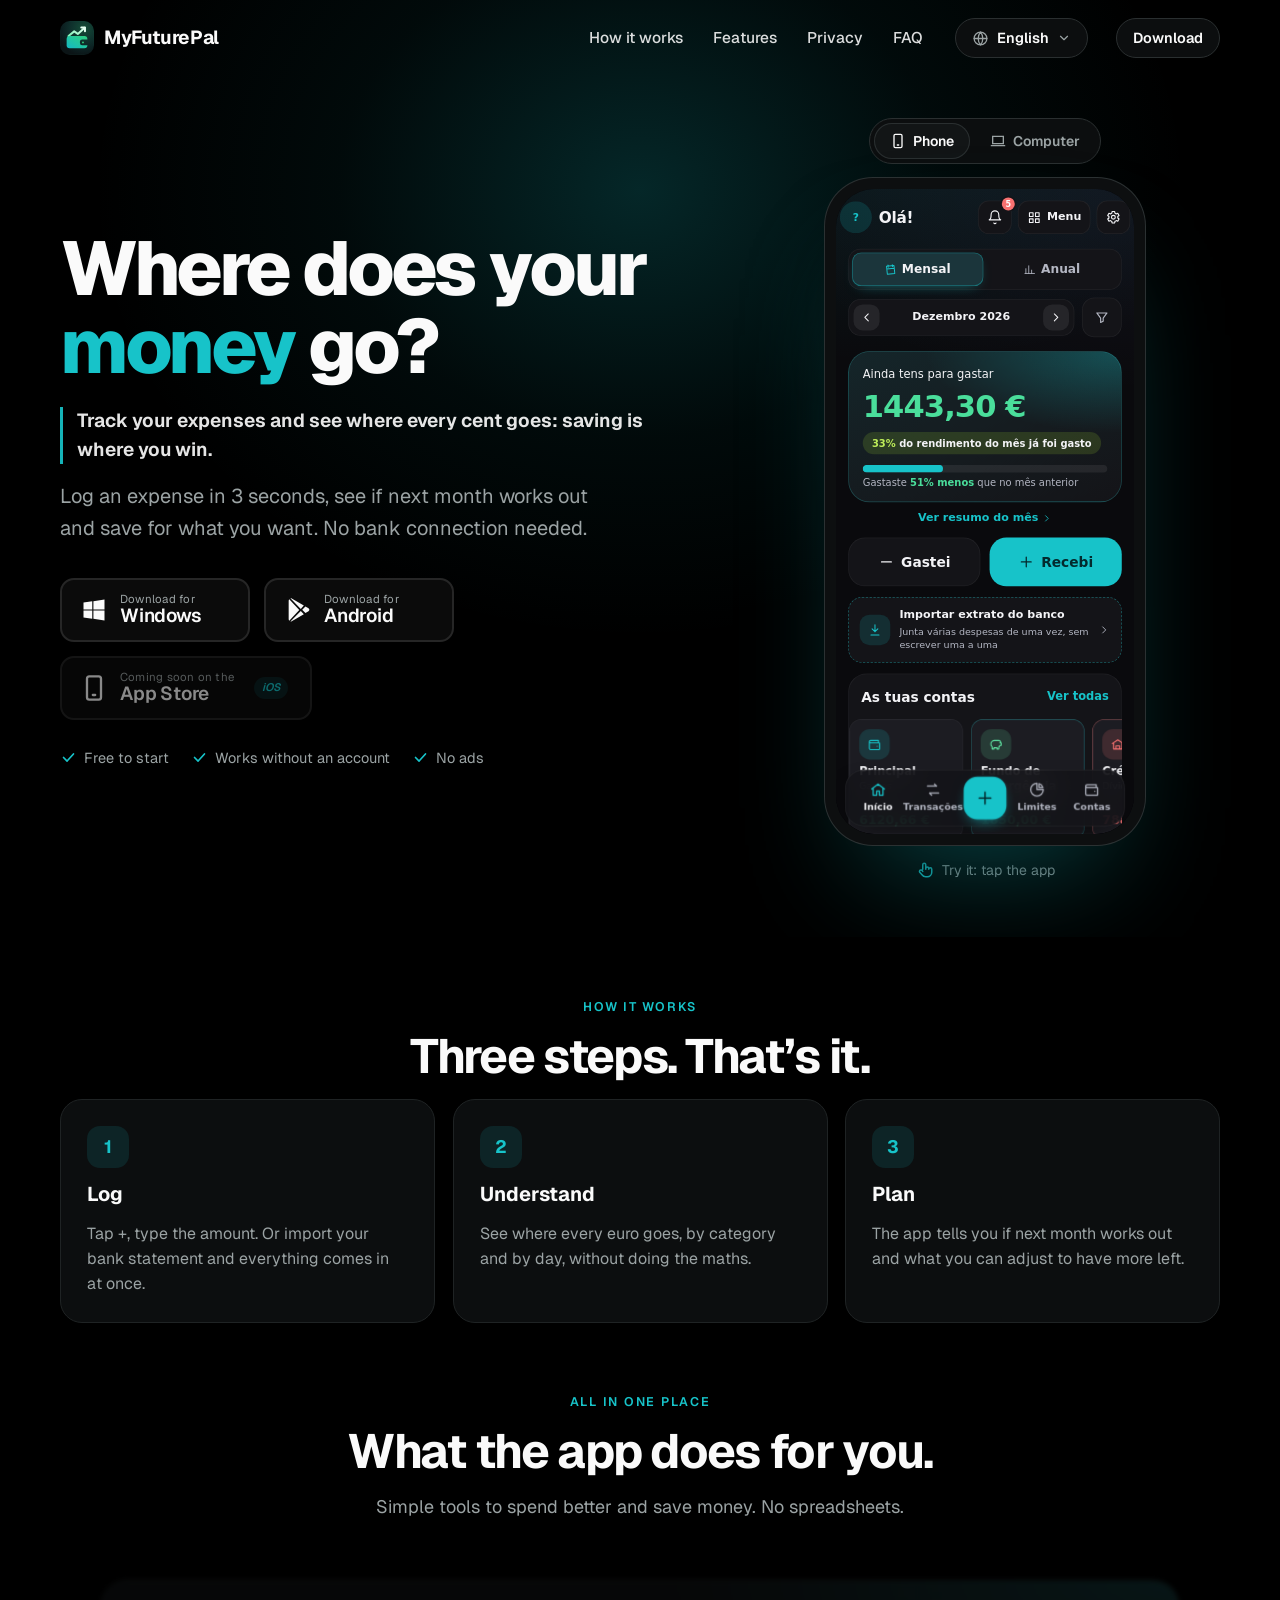
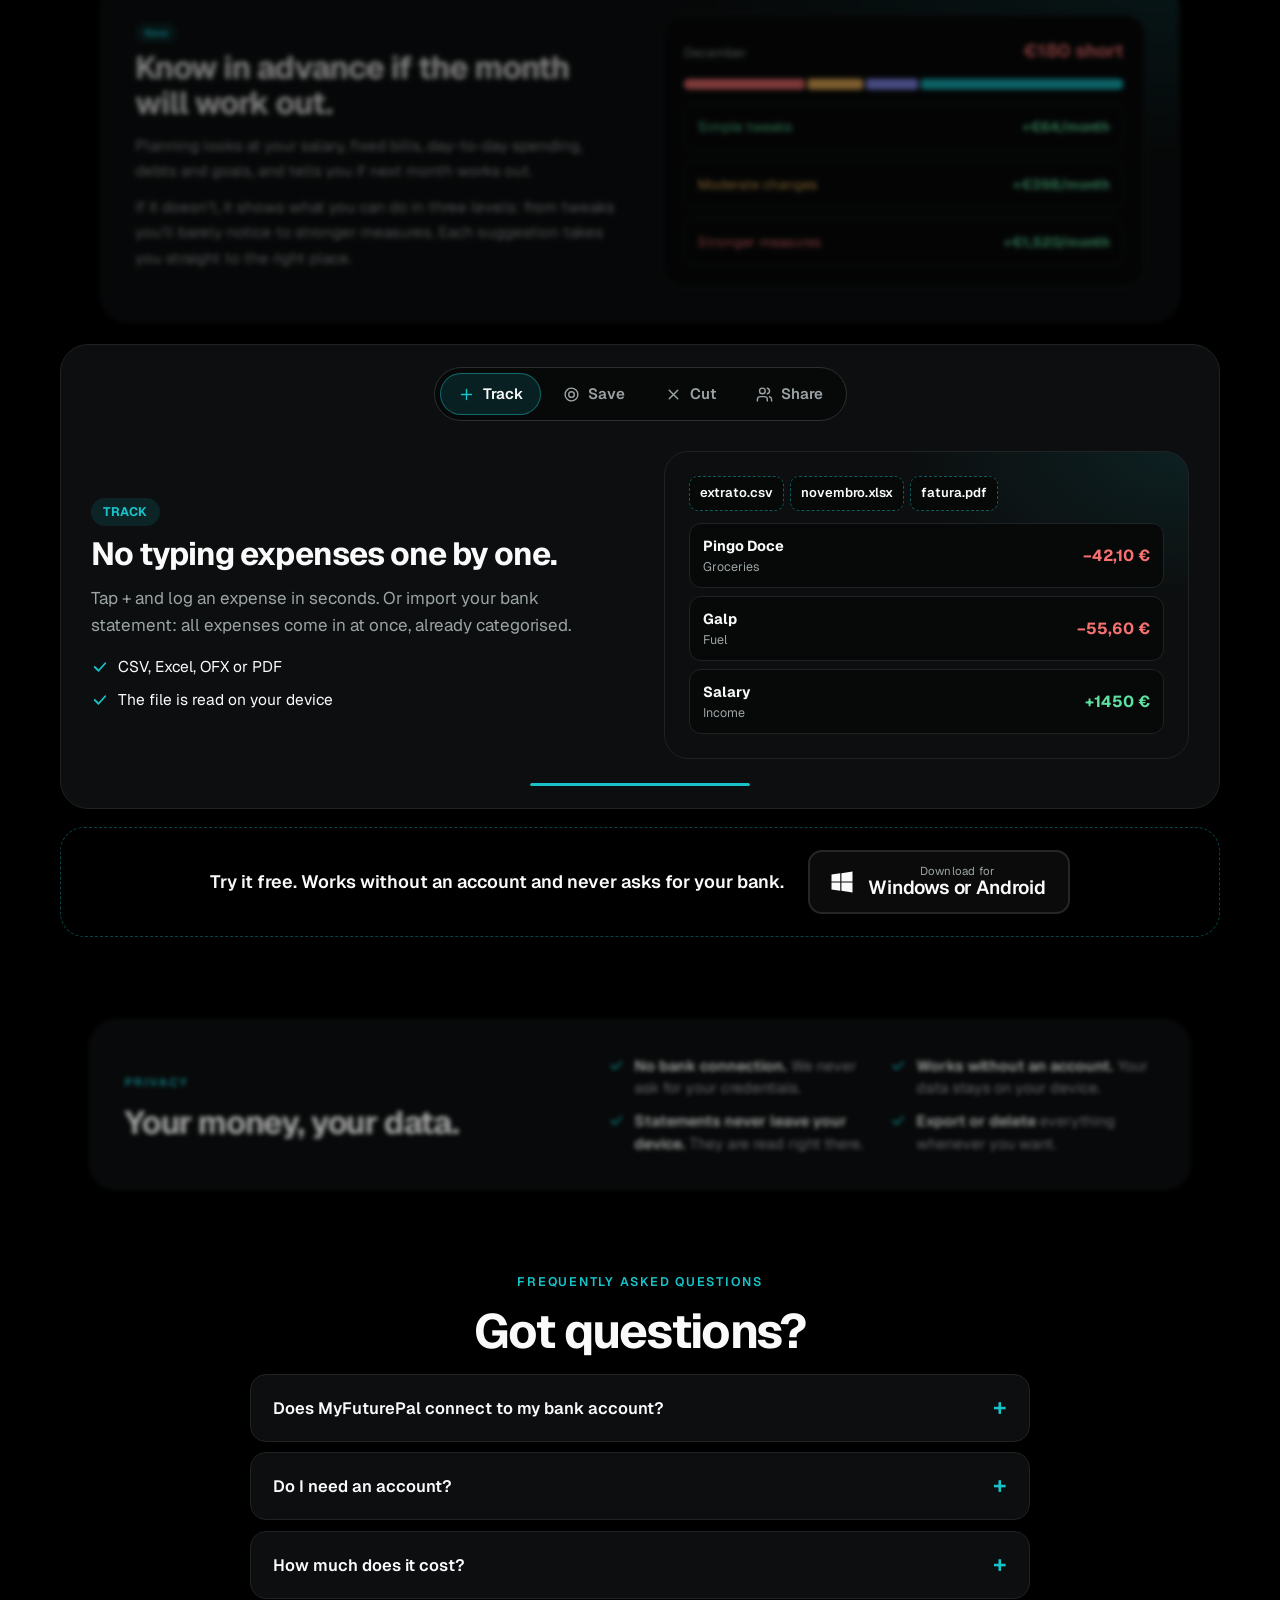
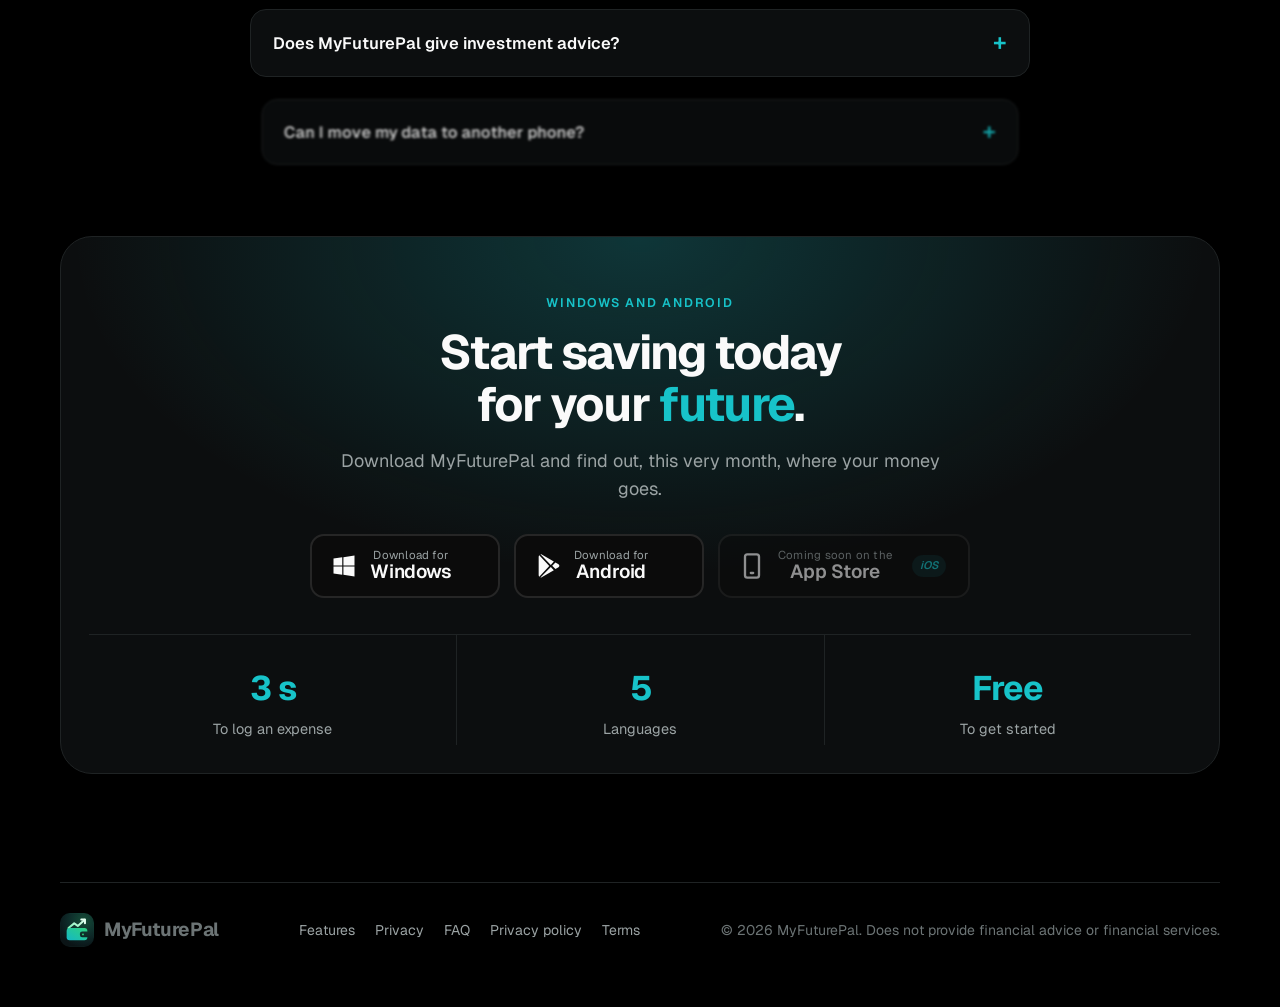
<file: index.html>
<!doctype html>
<html lang="pt-PT">
<head>
<meta charset="utf-8">
<meta name="viewport" content="width=device-width, initial-scale=1">
<title>MyFuturePal · o teu caderno de despesas</title>
<meta name="description" content="MyFuturePal: a app simples para registar despesas, ver para onde vai o teu dinheiro e poupar para o que importa. Windows, Android e iPhone.">
<meta name="theme-color" content="#000000">
<link rel="icon" type="image/svg+xml" href="favicon.svg">
<link rel="apple-touch-icon" href="apple-touch-icon.png">
<link rel="preconnect" href="https://fonts.googleapis.com">
<link rel="preconnect" href="https://fonts.gstatic.com" crossorigin>
<link href="https://fonts.googleapis.com/css2?family=Geist:wght@400;500;600;700;800&display=swap" rel="stylesheet">
<style>
  :root {
    --bg: #000; --bg-2: #070909; --card: #0c0e0f; --card-2: #121516; --line: #1f2324; --line-2: #2a2f30;
    --text: #fafafa; --muted: #9ba3a4; --dim: #6c7475;
    --brand: #17c3c9; --brand-2: #6fe6ea; --brand-ink: #032a2d; --brand-soft: rgba(23,195,201,.12);
    --pos: #5ee0a0; --warn: #f5b85a; --indigo: #8b93ff;
    --max: 1160px;
  }
  * { box-sizing: border-box; }
  html { scroll-behavior: smooth; background: var(--bg); }
  body { margin: 0; background: var(--bg); color: var(--text); font: 16px/1.6 "Geist", "Segoe UI", system-ui, -apple-system, Roboto, sans-serif; -webkit-font-smoothing: antialiased; overflow-x: hidden; }
  a { color: inherit; }
  img, svg { display: block; }
  .wrap { width: min(var(--max), 100% - 48px); margin: 0 auto; }
  .accent { color: var(--brand); }

  /* ---------- topo */
  header.top { position: fixed; inset: 0 0 auto; z-index: 30; transition: background .25s, border-color .25s; border-bottom: 1px solid transparent; }
  header.top.scrolled { background: rgba(0,0,0,.72); backdrop-filter: blur(14px); border-color: var(--line); }
  .top .wrap { display: flex; align-items: center; gap: 28px; height: 76px; }
  .logo { display: inline-flex; align-items: center; gap: 10px; font-weight: 700; font-size: 19px; letter-spacing: -.02em; text-decoration: none; }
  .logo img { width: 34px; height: 34px; border-radius: 10px; }
  nav.links { display: flex; gap: 30px; margin-left: auto; }
  nav.links a { text-decoration: none; color: var(--text); font-weight: 500; font-size: 15.5px; opacity: .88; }
  nav.links a:hover { opacity: 1; color: var(--brand-2); }
  .pillbtn { display: inline-flex; align-items: center; gap: 8px; height: 40px; padding: 0 16px; border-radius: 999px; border: 1px solid var(--line-2); background: var(--card); color: var(--text); font-weight: 600; font-size: 14.5px; text-decoration: none; }
  .pillbtn:hover { border-color: var(--brand); }
  /* seletor de língua */
  .lang { position: relative; }
  nav.links + .lang { margin-left: 4px; }
  .lang-btn { cursor: pointer; font: inherit; font-weight: 600; font-size: 14.5px; }
  .lang-btn svg { width: 17px; height: 17px; color: var(--muted); }
  .lang-btn .chev { width: 14px; height: 14px; transition: rotate .2s; }
  .lang-btn[aria-expanded="true"] .chev { rotate: 180deg; }
  .lang-menu { position: absolute; right: 0; top: calc(100% + 8px); min-width: 170px; padding: 6px; border-radius: 16px; background: var(--card); border: 1px solid var(--line-2); box-shadow: 0 24px 50px -18px rgba(0,0,0,.8); z-index: 40; }
  .lang-menu button { display: flex; width: 100%; align-items: center; justify-content: space-between; gap: 10px; padding: 10px 12px; border: 0; border-radius: 11px; background: none; color: var(--text); font: inherit; font-size: 14.5px; text-align: left; cursor: pointer; }
  .lang-menu button:hover, .lang-menu button:focus-visible { background: var(--card-2); outline: none; }
  .lang-menu button[aria-selected="true"] { background: var(--brand-soft); font-weight: 600; }
  .lang-menu small { color: var(--dim); font-size: 12px; text-transform: uppercase; }
  a:focus-visible, summary:focus-visible, .store:focus-visible { outline: 2px solid var(--brand); outline-offset: 3px; }

  /* ---------- hero */
  /* frase do assistente inicial da app, logo abaixo do título */
  .motto { margin: 14px 0 0; padding-left: 14px; border-left: 3px solid var(--brand); font-size: clamp(16px, 1.6vw, 19px); font-weight: 650; line-height: 1.5; color: var(--text, #e8ecf1); opacity: 0; animation: motto-in .8s cubic-bezier(.2, .8, .2, 1) .35s forwards; }
  @keyframes motto-in { from { opacity: 0; transform: translateY(8px); } to { opacity: .92; transform: none; } }
  .hero.pc .motto { display: inline-block; text-align: left; }
  .motto + .lead { margin-top: 16px; }
  .hero { position: relative; padding: 150px 0 90px; overflow: hidden; }
  .hero::before { content: ""; position: absolute; left: 50%; top: -260px; width: 1100px; height: 900px; transform: translateX(-50%);
    background: radial-gradient(closest-side, rgba(23,195,201,.20), rgba(23,195,201,.05) 55%, transparent); pointer-events: none; }
  .hero .wrap { position: relative; display: grid; grid-template-columns: 1.15fr .85fr; gap: 56px; align-items: center; }
  h1 { font-size: clamp(42px, 6.4vw, 76px); line-height: 1.02; letter-spacing: -.045em; margin: 0 0 22px; font-weight: 800; }
  h1 .line { display: block; white-space: nowrap; }
  .lead { font-size: clamp(17px, 1.8vw, 20px); color: var(--muted); max-width: 560px; margin: 0 0 34px; }
  .stores { display: flex; flex-wrap: wrap; gap: 14px; }
  .store { display: inline-flex; align-items: center; gap: 12px; min-width: 190px; height: 64px; padding: 0 22px 0 18px; border-radius: 14px; background: #0b0b0b; border: 2px solid #262626; color: var(--text); text-decoration: none; transition: border-color .2s, transform .2s; }
  .store:hover { border-color: var(--brand); transform: translateY(-2px); }
  .store svg { width: 28px; height: 28px; flex: none; }
  .store span { display: flex; flex-direction: column; line-height: 1.1; }
  .store small { font-size: 11.5px; color: var(--muted); letter-spacing: .02em; }
  .store b { font-size: 19px; font-weight: 600; letter-spacing: -.01em; }
  .store.off { opacity: .55; pointer-events: none; }
  .store .tag { margin-left: auto; padding: 2px 8px; border-radius: 99px; background: var(--brand-soft); color: var(--brand); font-size: 11px; font-weight: 600; }
  .trust { display: flex; flex-wrap: wrap; gap: 8px 22px; margin-top: 26px; color: var(--muted); font-size: 14.5px; }
  .trust span { display: inline-flex; align-items: center; gap: 7px; }
  .trust svg { width: 17px; height: 17px; color: var(--brand); }

  /* telemóvel com o Início da app */
  .phone { justify-self: center; width: 320px; padding: 11px; border-radius: 48px; background: #0d0f10; box-shadow: 0 0 0 1px #2b3132, 0 60px 120px -40px rgba(23,195,201,.35), 0 40px 80px -30px rgba(0,0,0,.9); position: relative; }
  .phone-wrap { justify-self: center; display: flex; flex-direction: column; align-items: center; gap: 14px; width: 100%; }
  /* escolher a demonstração: telemóvel ou computador */
  .dev-switch { display: inline-flex; gap: 4px; padding: 4px; border-radius: 999px; background: var(--card); border: 1px solid var(--line-2); }
  .dev-switch button { display: inline-flex; align-items: center; gap: 7px; height: 36px; padding: 0 16px; border: 0; border-radius: 999px; background: none; color: var(--muted); font: inherit; font-size: 14px; font-weight: 600; cursor: pointer; }
  .dev-switch button svg { width: 16px; height: 16px; }
  .dev-switch button.on { background: var(--card-2); color: var(--text); box-shadow: inset 0 0 0 1px var(--line-2); }
  .dev-switch button:focus-visible { outline: 2px solid var(--brand); outline-offset: 2px; }
  /* modo computador: o hero passa a uma coluna e o telemóvel dá lugar a um portátil */
  .hero.pc .wrap { grid-template-columns: 1fr; text-align: center; }
  .hero.pc .lead { margin-left: auto; margin-right: auto; }
  .hero.pc .stores, .hero.pc .trust { justify-content: center; }
  .hero.pc .phone { width: min(1100px, 100%); padding: 12px 12px 14px; border-radius: 18px; background: #0d0f10; }
  .hero.pc .phone::after { content: ""; position: absolute; left: -6%; right: -6%; bottom: -16px; height: 16px; border-radius: 0 0 18px 18px; background: linear-gradient(#22282a, #111415); box-shadow: 0 18px 30px -12px rgba(0,0,0,.8); }
  .hero.pc .phone-wrap { margin-top: 10px; }
  .hero.pc .try { margin-top: 18px; }
  /* a app é desenhada com a largura real de cada aparelho e reduzida para caber na moldura */
  .screen { position: relative; width: 100%; aspect-ratio: 390 / 844; border-radius: 38px; overflow: hidden; background: #0a0a0d; }
  .screen iframe { position: absolute; left: 0; top: 0; width: 390px; height: 844px; border: 0; transform-origin: 0 0; transform: scale(var(--k, .764)); }
  .screen.pcs { display: none; aspect-ratio: 1920 / 1080; border-radius: 8px; }
  .screen.pcs iframe { width: 1920px; height: 1080px; opacity: 0; transition: opacity .35s ease; }
  .screen.pcs.ready iframe { opacity: 1; }
  .screen.ph:not(.on), .screen.pcs:not(.on) { display: none; }
  .screen.pcs.on { display: block; }
  .screen-load { position: absolute; inset: 0; background: linear-gradient(100deg, #0a0a0d 30%, #14181a 50%, #0a0a0d 70%); background-size: 200% 100%; animation: fp-shim 1.2s linear infinite; }
  .screen.pcs.ready .screen-load { display: none; }
  @keyframes fp-shim { to { background-position: -200% 0; } }
  .try { margin: 0; display: inline-flex; align-items: center; gap: 8px; color: var(--muted); font-size: 14px; }
  .try svg { width: 18px; height: 18px; color: var(--brand); }
  .pulse { animation: fp-pulse 1.2s ease 2; }
  @keyframes fp-pulse { 50% { box-shadow: 0 0 0 6px rgba(23,195,201,.35); } }
  .s-hello small { color: #a9abb6; } .s-hello b { display: block; font-size: 20px; letter-spacing: -.02em; }
  .s-hero { margin-top: 12px; padding: 14px; border-radius: 20px; border: 1px solid rgba(23,195,201,.3); background: radial-gradient(120% 90% at 100% 0%, rgba(23,195,201,.3), transparent 60%), #111316; }
  .s-hero .m { text-align: center; font-weight: 600; margin-bottom: 8px; }
  .s-hero small { color: #a9abb6; } .s-hero strong { display: block; font-size: 30px; letter-spacing: -.03em; line-height: 1.1; margin: 2px 0 8px; }
  .s-bar { height: 6px; border-radius: 9px; background: rgba(255,255,255,.08); } .s-bar i { display: block; width: 40%; height: 100%; border-radius: 9px; background: #17c3c9; }
  .s-stats { display: grid; grid-template-columns: repeat(3, 1fr); gap: 6px; margin-top: 10px; }
  .s-stats div { background: rgba(0,0,0,.4); border-radius: 12px; padding: 7px; } .s-stats small { display: block; font-size: 10px; } .s-stats b { font-size: 11.5px; }
  .s-card { margin-top: 10px; padding: 12px; border-radius: 18px; background: #111316; border: 1px solid rgba(255,255,255,.06); }
  .s-card h4 { margin: 0 0 8px; font-size: 13px; font-weight: 600; }
  .heat { display: grid; grid-template-columns: repeat(7, 1fr); gap: 4px; }
  .heat span { aspect-ratio: 1 / 1.1; border-radius: 7px; background: #1a1c20; display: grid; place-items: center; font-size: 9.5px; color: #a9abb6; }
  .heat .l1 { background: #1f4346; color: #fff; } .heat .l2 { background: #1a6a6e; color: #fff; } .heat .l3 { background: #18999e; color: #032a2d; } .heat .l4 { background: #17c3c9; color: #032a2d; }
  .heat .e { background: none; }
  .s-nav { display: flex; justify-content: space-around; align-items: center; margin-top: 10px; padding: 8px; border-radius: 18px; background: #111316; border: 1px solid rgba(255,255,255,.06); color: #a9abb6; font-size: 9.5px; }
  .s-nav .plus { width: 38px; height: 38px; border-radius: 13px; background: #17c3c9; color: #032a2d; display: grid; place-items: center; font-size: 22px; font-weight: 700; }
  .s-nav .on { color: #fff; }

  /* ---------- secções */
  section { padding: 96px 0; scroll-margin-top: 70px; }
  .eyebrow { display: inline-block; color: var(--brand); font-weight: 600; letter-spacing: .14em; text-transform: uppercase; font-size: 12.5px; margin-bottom: 14px; }
  h2 { font-size: clamp(32px, 4.2vw, 48px); line-height: 1.08; letter-spacing: -.035em; margin: 0 0 16px; font-weight: 700; }
  .sub { color: var(--muted); font-size: 18px; max-width: 640px; margin: 0 0 48px; }
  .head-center { text-align: center; } .head-center .sub { margin-left: auto; margin-right: auto; }
  .divider { height: 1px; background: linear-gradient(90deg, transparent, var(--line-2), transparent); }

  /* cartões de funcionalidades */
  .split { display: grid; grid-template-columns: 1.05fr .95fr; gap: 24px; align-items: stretch; }
  .split.rev .cards { order: 2; }
  .cards { display: grid; grid-template-columns: 1fr 1fr; gap: 16px; }
  .cards.one { grid-template-columns: 1fr; }
  .card { padding: 24px; border-radius: 20px; background: var(--card); border: 1px solid var(--line); transition: border-color .2s, transform .2s; }
  .card:hover { border-color: var(--line-2); transform: translateY(-2px); }
  .card .ic { width: 42px; height: 42px; border-radius: 12px; display: grid; place-items: center; background: var(--brand-soft); color: var(--brand); margin-bottom: 16px; }
  .card .ic svg { width: 21px; height: 21px; }
  .card h3 { margin: 0 0 6px; font-size: 18px; font-weight: 600; letter-spacing: -.01em; }
  .card p { margin: 0; color: var(--muted); font-size: 15px; }

  /* painel com a "imagem" da app */
  .panel { position: relative; border-radius: 24px; padding: 26px; background: radial-gradient(90% 80% at 100% 0%, rgba(23,195,201,.14), transparent 60%), var(--card); border: 1px solid var(--line); display: flex; flex-direction: column; justify-content: center; gap: 12px; overflow: hidden; }
  .panel .ph { font-size: 13px; color: var(--muted); display: flex; justify-content: space-between; }
  .panel .ph b { color: var(--text); font-weight: 600; }
  .row { display: flex; align-items: center; gap: 12px; padding: 12px 14px; border-radius: 16px; background: var(--bg-2); border: 1px solid var(--line); }
  .row .ic { width: 38px; height: 38px; border-radius: 12px; display: grid; place-items: center; font-weight: 700; flex: none; }
  .row .grow { flex: 1; min-width: 0; } .row .grow b { display: block; font-weight: 600; } .row .grow small { color: var(--muted); }
  .bar2 { height: 7px; border-radius: 9px; background: #1c2021; margin-top: 7px; } .bar2 i { display: block; height: 100%; border-radius: 9px; }
  .chip { padding: 4px 10px; border-radius: 99px; font-size: 12px; font-weight: 600; background: var(--brand-soft); color: var(--brand); white-space: nowrap; }
  .files { display: flex; flex-wrap: wrap; gap: 8px; }
  .files span { padding: 8px 12px; border-radius: 12px; background: var(--bg-2); border: 1px dashed rgba(23,195,201,.45); font-weight: 600; font-size: 14px; }
  .goal { display: grid; grid-template-columns: auto 1fr; gap: 22px; align-items: center; }
  .goal-ring { width: 150px; height: 150px; border-radius: 50%; background: conic-gradient(var(--brand) 0 68%, #1c2021 68% 100%); display: grid; place-items: center; }
  .goal-ring div { width: 118px; height: 118px; border-radius: 50%; background: var(--card); display: grid; place-items: center; text-align: center; line-height: 1.2; }
  .goal-ring b { font-size: 28px; } .goal-ring small { color: var(--muted); }
  .kv { display: grid; gap: 10px; }
  .kv div { display: flex; justify-content: space-between; gap: 12px; padding-bottom: 10px; border-bottom: 1px solid var(--line); font-size: 14.5px; }
  .kv div:last-child { border: 0; padding: 0; }
  .kv span { color: var(--muted); } .kv b { font-weight: 600; }
  .trend { display: flex; align-items: flex-end; gap: 8px; height: 90px; }
  .trend i { flex: 1; border-radius: 8px 8px 3px 3px; background: #1c2a2b; }
  .trend i.hi { background: var(--brand); }

  /* plataformas e "para todos" */
  .grid3 { display: grid; grid-template-columns: repeat(3, 1fr); gap: 16px; }
  .grid4 { display: grid; grid-template-columns: repeat(4, 1fr); gap: 16px; }
  .tile .big { font-size: 30px; font-weight: 700; color: var(--brand); letter-spacing: -.02em; margin-bottom: 8px; }

  /* perguntas */
  .faq { max-width: 780px; margin: 0 auto; display: grid; gap: 10px; }
  details { border-radius: 16px; background: var(--card); border: 1px solid var(--line); padding: 2px 22px; }
  summary { cursor: pointer; list-style: none; display: flex; justify-content: space-between; gap: 12px; padding: 18px 0; font-weight: 600; font-size: 16.5px; }
  summary::-webkit-details-marker { display: none; }
  summary::after { content: "+"; color: var(--brand); font-size: 24px; line-height: 1; transition: transform .2s; }
  details[open] summary::after { transform: rotate(45deg); }
  details p { margin: 0 0 18px; color: var(--muted); }

  /* chamada final */
  .final { position: relative; text-align: center; padding: 72px 28px 36px; border-radius: 32px; background: radial-gradient(70% 90% at 50% 0%, rgba(23,195,201,.22), transparent 70%), var(--card); border: 1px solid var(--line); overflow: hidden; }
  .final .sub { margin: 0 auto 30px; }
  .final .stores { justify-content: center; }
  .stats { display: grid; grid-template-columns: repeat(3, 1fr); margin-top: 56px; border-top: 1px solid var(--line); }
  .stats div { padding: 26px 12px 4px; }
  .stats div + div { border-left: 1px solid var(--line); }
  .stats b { display: block; font-size: clamp(26px, 3vw, 34px); font-weight: 700; letter-spacing: -.03em; color: var(--brand); }
  .stats span { color: var(--muted); font-size: 14.5px; }

  footer { padding: 44px 0 60px; color: var(--dim); font-size: 14px; }
  footer .wrap { display: flex; flex-wrap: wrap; gap: 16px 28px; align-items: center; justify-content: space-between; border-top: 1px solid var(--line); padding-top: 30px; }
  footer p { margin: 0; }
  footer nav { display: flex; gap: 20px; } footer nav a { text-decoration: none; color: var(--muted); } footer nav a:hover { color: var(--text); }

  .reveal { opacity: 0; transform: translateY(22px); transition: opacity .7s ease, transform .7s ease; }
  .reveal.in { opacity: 1; transform: none; }


  /* ---------- como funciona: 3 passos */
  .steps-sec { padding: 28px 0 8px; }
  .steps { list-style: none; margin: 0; padding: 0; display: grid; grid-template-columns: repeat(3, 1fr); gap: 12px; }
  .steps li { display: flex; gap: 14px; align-items: flex-start; padding: 18px; border-radius: 18px; background: var(--card); border: 1px solid var(--line); transition: border-color .2s, transform .2s; }
  .steps li:hover { border-color: rgba(23,195,201,.4); transform: translateY(-2px); }
  .st-n { display: grid; place-items: center; width: 34px; height: 34px; flex: none; border-radius: 11px; background: var(--brand-soft); color: var(--brand); font-weight: 700; }
  .steps b { display: block; font-size: 17px; margin-bottom: 2px; } .steps small { color: var(--muted); font-size: 14.5px; line-height: 1.45; }
  /* ---------- funcionalidades em mosaico */
  .feat-sec { padding: 72px 0 40px; }
  .bento { display: grid; grid-template-columns: repeat(4, 1fr); gap: 14px; }
  .bx { position: relative; display: flex; flex-direction: column; gap: 6px; padding: 20px; border-radius: 20px; background: var(--card); border: 1px solid var(--line); overflow: hidden; transition: border-color .2s, transform .2s; }
  .bx:hover { border-color: var(--line-2); transform: translateY(-3px); }
  .bx h3 { margin: 0; font-size: 17px; font-weight: 650; letter-spacing: -.01em; } .bx p { margin: 0; color: var(--muted); font-size: 14.5px; line-height: 1.5; }
  .bx.big { grid-column: span 2; grid-row: span 2; padding: 24px; background: radial-gradient(90% 70% at 100% 0%, rgba(23,195,201,.16), transparent 60%), var(--card); }
  .bx.big h3 { font-size: 22px; } .bx.big p { font-size: 15.5px; max-width: 460px; }
  .bx-tag { align-self: flex-start; padding: 3px 10px; border-radius: 99px; background: var(--brand-soft); color: var(--brand); font-size: 12px; font-weight: 700; margin-bottom: 4px; }
  .mini-plan { margin-top: auto; padding-top: 16px; display: grid; gap: 8px; }
  .mp-bar { display: flex; height: 12px; border-radius: 99px; overflow: hidden; gap: 3px; margin-bottom: 4px; }
  .mp-bar i { display: block; border-radius: 3px; transform-origin: left; animation: fp-grow 1s cubic-bezier(.2,.8,.2,1) both; }
  .mp-bar .a { flex: 28; background: #f87171; } .mp-bar .b { flex: 13; background: #f5b85a; animation-delay: .1s; } .mp-bar .c { flex: 12; background: #8b93ff; animation-delay: .2s; } .mp-bar .d { flex: 47; background: var(--brand); animation-delay: .3s; }
  .mp-row { display: flex; justify-content: space-between; gap: 10px; padding: 10px 12px; border-radius: 12px; background: var(--bg-2); border: 1px solid var(--line); font-size: 14px; }
  .mp-row b { color: var(--pos); } .mp-row.mid span { color: var(--warn); } .mp-row.hard span { color: #f87171; } .mp-row.ok span { color: var(--pos); }
  .mini-files { margin-top: auto; padding-top: 10px; display: flex; flex-wrap: wrap; gap: 6px; }
  .mini-files span { padding: 5px 9px; border-radius: 9px; border: 1px dashed rgba(23,195,201,.45); background: var(--bg-2); font-size: 12.5px; font-weight: 600; }
  .mini-ring { position: relative; margin: auto 0 0; width: 84px; height: 84px; border-radius: 50%; background: conic-gradient(var(--brand) 0 68%, #1c2021 68% 100%); display: grid; place-items: center; align-self: flex-start; }
  .mini-ring i { position: absolute; inset: 9px; border-radius: 50%; background: var(--card); }
  .mini-ring b, .mini-ring small { position: relative; line-height: 1; } .mini-ring b { font-size: 18px; margin-top: 14px; } .mini-ring small { font-size: 10.5px; color: var(--muted); margin-top: -18px; }
  .mini-lims { margin-top: auto; padding-top: 10px; display: grid; gap: 8px; }
  .mini-lims div { display: grid; gap: 4px; font-size: 12.5px; color: var(--muted); }
  .mini-lims i { display: block; height: 6px; border-radius: 99px; background: linear-gradient(90deg, var(--brand) var(--w), #1c2021 var(--w)); }
  .mini-lims i.w { background: linear-gradient(90deg, var(--warn) var(--w), #1c2021 var(--w)); }
  .mini-sw { margin-top: auto; padding-top: 10px; display: grid; gap: 6px; }
  .mini-sw div { display: flex; justify-content: space-between; align-items: center; padding: 7px 10px; border-radius: 10px; background: var(--bg-2); font-size: 13px; }
  .mini-sw i { width: 30px; height: 18px; border-radius: 99px; background: #262b2c; position: relative; transition: background .2s; }
  .mini-sw i::after { content: ""; position: absolute; top: 3px; left: 3px; width: 12px; height: 12px; border-radius: 50%; background: #fff; transition: transform .2s; }
  .mini-sw i.on { background: var(--pos); } .mini-sw i.on::after { transform: translateX(12px); }
  .bx.rec:hover .mini-sw div:last-child i { background: var(--pos); } .bx.rec:hover .mini-sw div:last-child i::after { transform: translateX(12px); }
  @keyframes fp-grow { from { transform: scaleX(0); } to { transform: scaleX(1); } }
  /* ---------- privacidade numa faixa */
  .priv-sec { padding: 40px 0; }
  .priv { display: grid; grid-template-columns: .9fr 1.1fr; gap: 28px; align-items: center; padding: 28px; border-radius: 24px; background: var(--card); border: 1px solid var(--line); }
  .priv h2 { margin: 0; font-size: clamp(26px, 3vw, 34px); }
  .priv ul { list-style: none; margin: 0; padding: 0; display: grid; grid-template-columns: 1fr 1fr; gap: 12px 18px; }
  .priv li { display: flex; gap: 10px; align-items: flex-start; font-size: 14.5px; color: var(--muted); line-height: 1.45; }
  .priv li b { color: var(--text); font-weight: 600; } .priv li svg { width: 18px; height: 18px; flex: none; margin-top: 2px; color: var(--brand); }
  #perguntas { padding: 56px 0; } #descarregar { padding: 40px 0 72px; }
  @media (max-width: 960px) {
    .steps { grid-template-columns: 1fr; } .bento { grid-template-columns: 1fr 1fr; } .bx.big { grid-column: 1 / -1; grid-row: auto; }
    .priv { grid-template-columns: 1fr; } }
  @media (max-width: 560px) { .bento { grid-template-columns: 1fr; } .priv ul { grid-template-columns: 1fr; } .feat-sec { padding: 52px 0 24px; } }
  @media (prefers-reduced-motion: reduce) { .mp-bar i, .screen-load { animation: none; } }

  /* ===== versão arejada (substitui a compacta) ===== */
  .steps-sec { padding: 84px 0 24px !important; }
  .steps { gap: 18px !important; margin-top: 8px; }
  .steps li { flex-direction: column; gap: 10px !important; padding: 26px !important; border-radius: 22px !important; }
  .st-n { width: 42px !important; height: 42px !important; border-radius: 13px !important; font-size: 18px; }
  .steps b { font-size: 20px !important; } .steps small { font-size: 16px !important; line-height: 1.55 !important; }
  .feat-sec { padding: 84px 0 40px !important; }
  .showcase { display: grid; grid-template-columns: 1.05fr .95fr; gap: 40px; align-items: center; padding: 36px; margin-bottom: 22px; border-radius: 28px;
    background: radial-gradient(80% 90% at 100% 0%, rgba(23,195,201,.16), transparent 60%), var(--card); border: 1px solid var(--line); }
  .sc-tx h3 { margin: 6px 0 14px; font-size: clamp(26px, 3vw, 34px); line-height: 1.12; letter-spacing: -.03em; }
  .sc-tx p { margin: 0 0 12px; color: var(--muted); font-size: 17px; line-height: 1.6; max-width: 520px; }
  .sc-vis { padding: 22px; border-radius: 22px; background: var(--bg-2); border: 1px solid var(--line); }
  .sc-vis .mini-plan { margin: 0; padding: 0; gap: 10px; }
  .mp-head { display: flex; justify-content: space-between; align-items: baseline; margin-bottom: 4px; color: var(--muted); font-size: 14px; }
  .mp-head b { color: #f87171; font-size: 20px; }
  .mp-row { padding: 13px 14px !important; font-size: 15px !important; }
  .bento { grid-template-columns: repeat(3, 1fr) !important; gap: 18px !important; }
  .bx { padding: 26px !important; gap: 10px !important; border-radius: 22px !important; min-height: 230px; }
  .bx h3 { font-size: 19px !important; line-height: 1.25; } .bx p { font-size: 15.5px !important; line-height: 1.6 !important; }
  .bento > .bx:last-child:nth-child(3n+1) { grid-column: 1 / -1; min-height: 0; }
  .mini-grp { margin-top: auto; padding-top: 12px; display: flex; align-items: center; }
  .mini-grp span { display: grid; place-items: center; width: 32px; height: 32px; margin-right: -8px; border-radius: 50%; border: 2px solid var(--card); background: #1d4e51; color: #bff3f5; font-size: 13px; font-weight: 700; }
  .mini-grp span:nth-child(2) { background: #3b3f7a; color: #d5d8ff; } .mini-grp span:nth-child(3) { background: #5a4420; color: #ffe1b0; }
  .mini-grp em { margin-left: 18px; font-style: normal; color: var(--muted); font-size: 13.5px; }
  .mini-sim { margin-top: auto; padding: 11px 13px; display: flex; justify-content: space-between; align-items: center; border-radius: 12px; background: var(--bg-2); border: 1px solid var(--line); font-size: 14px; }
  .mini-sim b { padding: 3px 10px; border-radius: 99px; background: rgba(94,224,160,.14); color: var(--pos); font-size: 12.5px; }
  .mini-note { margin-top: auto; padding: 11px 13px; display: flex; align-items: center; gap: 10px; border-radius: 12px; background: var(--bg-2); border: 1px solid var(--line); font-size: 14px; color: var(--muted); }
  .mini-note i { width: 9px; height: 9px; border-radius: 50%; background: var(--warn); box-shadow: 0 0 0 0 rgba(245,184,90,.6); animation: fp-ping 1.8s ease-out infinite; }
  @keyframes fp-ping { 70%, 100% { box-shadow: 0 0 0 8px rgba(245,184,90,0); } }
  .mini-files span { font-size: 13px !important; padding: 6px 10px !important; }
  .mini-ring { width: 96px !important; height: 96px !important; }
  .priv-sec { padding: 64px 0 !important; }
  .priv { padding: 36px !important; gap: 36px !important; border-radius: 28px !important; }
  .priv li { font-size: 16px !important; }
  #perguntas { padding: 72px 0 !important; } #descarregar { padding: 48px 0 88px !important; }
  @media (max-width: 960px) { .showcase { grid-template-columns: 1fr; padding: 26px; gap: 24px; } .bento { grid-template-columns: 1fr 1fr !important; } .steps li { padding: 22px !important; } }
  @media (max-width: 600px) { .bento { grid-template-columns: 1fr !important; } .bx { min-height: 0; } .priv { padding: 24px !important; } .showcase { padding: 22px; } .steps-sec { padding: 56px 0 16px !important; } }

  /* ===== funcionalidades em secções (uma ideia de cada vez) ===== */
  .frow { display: grid; grid-template-columns: 1fr 1fr; gap: 48px; align-items: center; padding: 44px 8px; border-top: 1px solid var(--line); }
  .showcase.frow { padding: 36px; border-top: 1px solid var(--line); margin-bottom: 8px; }
  .frow.rev .fr-tx { order: 2; }
  .fr-lab { display: inline-block; margin-bottom: 10px; padding: 4px 12px; border-radius: 99px; background: var(--brand-soft); color: var(--brand); font-size: 12.5px; font-weight: 700; letter-spacing: .04em; text-transform: uppercase; }
  .fr-tx h3 { margin: 0 0 12px; font-size: clamp(24px, 2.8vw, 32px); line-height: 1.15; letter-spacing: -.03em; }
  .fr-tx p { margin: 0 0 16px; color: var(--muted); font-size: 17px; line-height: 1.6; max-width: 480px; }
  .fr-tx ul { list-style: none; margin: 0; padding: 0; display: grid; gap: 8px; }
  .fr-tx li { display: flex; align-items: center; gap: 9px; font-size: 15.5px; }
  .fr-tx li svg { width: 18px; height: 18px; color: var(--brand); flex: none; }
  .fr-vis { display: flex; flex-direction: column; gap: 12px; padding: 24px; border-radius: 24px; background: radial-gradient(90% 80% at 100% 0%, rgba(23,195,201,.10), transparent 60%), var(--card); border: 1px solid var(--line); transition: transform .3s, border-color .3s; }
  .frow:hover .fr-vis { transform: translateY(-4px); border-color: var(--line-2); }
  .fr-vis .mini-files, .fr-vis .mini-lims, .fr-vis .mini-sw, .fr-vis .mini-grp, .fr-vis .mini-note { margin-top: 0 !important; padding-top: 0 !important; }
  .v-rows { display: grid; gap: 8px; }
  .v-rows div { display: grid; grid-template-columns: 1fr auto; padding: 10px 13px; border-radius: 12px; background: var(--bg-2); border: 1px solid var(--line); }
  .v-rows b { font-size: 14.5px; } .v-rows small { grid-column: 1; color: var(--muted); font-size: 12.5px; } .v-rows em { grid-row: 1 / 3; grid-column: 2; align-self: center; font-style: normal; font-weight: 700; color: #f87171; } .v-rows em.in { color: var(--pos); }
  .v-goal { display: grid; grid-template-columns: auto 1fr; gap: 22px; align-items: center; }
  .v-goal .mini-ring { margin: 0; }
  .v-save { display: flex; justify-content: space-between; align-items: baseline; padding: 12px 14px; border-radius: 14px; background: rgba(94,224,160,.08); border: 1px solid rgba(94,224,160,.25); }
  .v-save small { color: var(--muted); } .v-save b { color: var(--pos); font-size: 20px; }
  .fr-vis .mini-sw div { padding: 10px 12px; font-size: 14.5px; }
  .feat-cta { display: flex; flex-wrap: wrap; align-items: center; justify-content: center; gap: 16px 24px; margin-top: 24px; padding: 28px; border-radius: 24px; border: 1px dashed rgba(23,195,201,.35); text-align: center; }
  .feat-cta p { margin: 0; font-size: 18px; font-weight: 600; }
  @media (max-width: 960px) { .frow { grid-template-columns: 1fr; gap: 22px; padding: 32px 0; } .frow.rev .fr-tx { order: 0; } .showcase.frow { padding: 24px; } }

  /* ===== barra de scroll fina como na app ===== */
  html { scrollbar-width: thin; scrollbar-color: rgba(255,255,255,.14) transparent; }
  ::-webkit-scrollbar { width: 6px; height: 6px; } ::-webkit-scrollbar-track { background: transparent; }
  ::-webkit-scrollbar-thumb { background: rgba(255,255,255,.12); border-radius: 99px; } ::-webkit-scrollbar-thumb:hover { background: rgba(23,195,201,.55); }
  /* ===== menos scroll: espaços mais curtos entre secções ===== */
  .hero { padding: 118px 0 56px !important; }
  section { padding: 64px 0; }
  .steps-sec { padding: 56px 0 8px !important; }
  .feat-sec { padding: 56px 0 24px !important; }
  .sub { margin-bottom: 32px; }
  .priv-sec { padding: 40px 0 !important; } #perguntas { padding: 48px 0 !important; } #descarregar { padding: 32px 0 64px !important; }
  .final { padding: 52px 28px 28px !important; } .stats { margin-top: 36px !important; }
  /* ===== separadores das funcionalidades ===== */
  .ftabs { margin-top: 22px; padding: 22px; border-radius: 28px; background: var(--card); border: 1px solid var(--line); }
  .ft-bar { position: relative; display: flex; gap: 4px; width: max-content; max-width: 100%; margin: 0 auto 8px; padding: 5px; border-radius: 999px; background: var(--bg-2); border: 1px solid var(--line-2); overflow-x: auto; scrollbar-width: none; }
  .ft-bar::-webkit-scrollbar { display: none; }
  .ft-pill { position: absolute; top: 5px; left: 0; bottom: 5px; border-radius: 999px; background: var(--brand-soft); box-shadow: inset 0 0 0 1px rgba(23,195,201,.45); transition: transform .4s cubic-bezier(.3,1.2,.5,1), width .4s cubic-bezier(.3,1.2,.5,1); pointer-events: none; }
  .ft-bar button { position: relative; display: inline-flex; align-items: center; gap: 8px; height: 42px; padding: 0 18px; border: 0; border-radius: 999px; background: none; color: var(--muted); font: inherit; font-size: 15px; font-weight: 600; cursor: pointer; white-space: nowrap; transition: color .2s; }
  .ft-bar button svg { width: 17px; height: 17px; } .ft-bar button.on { color: var(--text); } .ft-bar button.on svg { color: var(--brand); }
  .ft-panels { position: relative; }
  .ft-panels .frow { display: none; border-top: 0; padding: 22px 8px 8px; }
  .ft-panels .frow.on { display: grid; animation: ft-in .5s cubic-bezier(.2,.8,.2,1) both; }
  @keyframes ft-in { from { opacity: 0; transform: translateY(10px); } to { opacity: 1; transform: none; } }
  .ft-prog { height: 3px; margin: 16px auto 0; max-width: 220px; border-radius: 99px; background: var(--line); overflow: hidden; }
  .ft-prog i { display: block; height: 100%; width: 0; border-radius: 99px; background: var(--brand); }
  .ftabs.run .ft-prog i { animation: ft-prog 7s linear both; }
  @keyframes ft-prog { to { width: 100%; } }
  .showcase.frow { margin-bottom: 0 !important; }
  .feat-cta { margin-top: 18px !important; padding: 22px !important; }
  @media (max-width: 960px) { .ftabs { padding: 14px; } .ft-bar { margin: 0 0 6px; } .ft-panels .frow { padding: 18px 4px 4px; } }
  @media (prefers-reduced-motion: reduce) { .ft-panels .frow.on, .ftabs.run .ft-prog i { animation: none; } }

  /* afundar ao fazer scroll */
  .sink { translate: 0 calc(var(--sk, 0) * 26px); scale: calc(1 - var(--sk, 0) * .07); filter: blur(calc(var(--sk, 0) * 3px)) brightness(calc(1 - var(--sk, 0) * .5)); transform-origin: 50% 0; will-change: translate, scale, filter; }
  /* troca telemóvel/computador */
  ::view-transition-old(root), ::view-transition-new(root) { animation-duration: .45s; animation-timing-function: cubic-bezier(.2,.8,.2,1); }
  .screen.on { animation: dev-in .5s cubic-bezier(.2,.8,.2,1) both; }
  @keyframes dev-in { from { opacity: 0; transform: scale(.97); } to { opacity: 1; transform: none; } }
  .store .tag { margin-left: 8px; }

  @media (max-width: 960px) {
    nav.links { display: none; }
    .top .lang { margin-left: auto; }
    .hero { padding: 120px 0 60px; }
    .hero .wrap { grid-template-columns: 1fr; text-align: center; }
    .lead { margin-left: auto; margin-right: auto; }
    .stores, .trust { justify-content: center; }
    .split, .split.rev { grid-template-columns: 1fr; }
    .split.rev .cards { order: 0; }
    .grid3 { grid-template-columns: 1fr; }
    .grid4 { grid-template-columns: 1fr 1fr; }
    section { padding: 64px 0; }
  }
  @media (max-width: 560px) {
    .wrap { width: min(var(--max), 100% - 32px); }
    .cards, .grid4 { grid-template-columns: 1fr; }
    .store { width: 100%; }
    .goal { grid-template-columns: 1fr; justify-items: center; }
    .stats { grid-template-columns: 1fr; }
    .stats div + div { border-left: 0; border-top: 1px solid var(--line); }
    .top .pillbtn.dl { display: none; }
    .top .lang { margin-left: auto; }
    .phone { width: min(320px, 100%); }
  }
  @media (prefers-reduced-motion: reduce) { html { scroll-behavior: auto; } .reveal { opacity: 1; transform: none; transition: none; } .store, .card { transition: none; } }
</style>
</head>
<body>

<!-- ícones reutilizados -->
<svg width="0" height="0" style="position:absolute" aria-hidden="true">
  <symbol id="i-win" viewBox="0 0 24 24"><path fill="currentColor" d="M3 5.5l7.5-1v7H3zM11.5 4.4L21 3v8.5h-9.5zM3 12.5h7.5v7L3 18.5zM11.5 12.5H21V21l-9.5-1.4z"/></symbol>
  <symbol id="i-play" viewBox="0 0 24 24"><path fill="currentColor" d="M4.5 2.8c-.3.3-.5.8-.5 1.4v15.6c0 .6.2 1.1.5 1.4l8.6-9.2zM14.4 12.9l2.6 2.8-10.4 6c-.4.2-.8.3-1.1.2zM14.4 11.1L5.5 1.9c.4-.1.8 0 1.1.2l10.4 6zM18.4 9.1l2.6 1.5c1 .6 1 1.8 0 2.4l-2.6 1.5-2.8-2.7z"/></symbol>
  <symbol id="i-phone" viewBox="0 0 24 24"><path fill="none" stroke="currentColor" stroke-width="2" stroke-linecap="round" d="M8 2h8a2 2 0 0 1 2 2v16a2 2 0 0 1-2 2H8a2 2 0 0 1-2-2V4a2 2 0 0 1 2-2zM11 18h2"/></symbol>
  <symbol id="i-check" viewBox="0 0 24 24"><path fill="none" stroke="currentColor" stroke-width="2.4" stroke-linecap="round" stroke-linejoin="round" d="M5 12l5 5 9-10"/></symbol>
</svg>

<header class="top" id="top">
  <div class="wrap">
    <a class="logo" href="#inicio" aria-label="MyFuturePal, início">
      <img src="brand/futurepal-icon.svg" alt="" width="34" height="34">
      MyFuturePal
    </a>
    <nav class="links" aria-label="Secções">
      <a href="#funcoes">Como funciona</a>
      <a href="#tudo">Funcionalidades</a>
      <a href="#privacidade">Privacidade</a>
      <a href="#perguntas">Perguntas</a>
    </nav>
    <div class="lang" id="lang">
      <button type="button" class="pillbtn lang-btn" aria-haspopup="listbox" aria-expanded="false" aria-label="Língua / Language">
        <svg viewBox="0 0 24 24" fill="none" stroke="currentColor" stroke-width="1.8" stroke-linecap="round" stroke-linejoin="round" aria-hidden="true"><circle cx="12" cy="12" r="9"/><path d="M3 12h18M12 3a14 14 0 0 1 0 18M12 3a14 14 0 0 0 0 18"/></svg>
        <span id="lang-name">Português</span>
        <svg class="chev" viewBox="0 0 24 24" fill="none" stroke="currentColor" stroke-width="2" stroke-linecap="round" stroke-linejoin="round" aria-hidden="true"><path d="M6 9l6 6 6-6"/></svg>
      </button>
      <div class="lang-menu" role="listbox" hidden></div>
    </div>
    <a class="pillbtn dl" href="#descarregar">Descarregar</a>
  </div>
</header>

<main id="inicio">
  <!-- ======================================================= hero -->
  <div class="hero">
    <div class="wrap">
      <div>
        <h1 data-i18n-html="hero"><span class="line">Para onde vai</span><span class="line">o teu <span class="accent">dinheiro</span>?</span></h1>
        <p class="motto">Controla as tuas despesas e descobre para onde vai cada cêntimo, no poupar é que está o ganho.</p>
        <p class="lead">Regista um gasto em 3 segundos, vê se o próximo mês fecha bem e poupa para o que queres. Sem ligar o banco.</p>
        <div class="stores">
          <a class="store" href="https://github.com/therealsyk/futurepal/releases/latest" rel="noopener">
            <svg><use href="#i-win"/></svg><span><small>Descarregar para</small><b>Windows</b></span>
          </a>
          <a class="store" href="https://github.com/therealsyk/futurepal/releases/latest" rel="noopener">
            <svg><use href="#i-play"/></svg><span><small>Descarregar para</small><b>Android</b></span>
          </a>
          <a class="store off" href="#descarregar" aria-disabled="true">
            <svg><use href="#i-phone"/></svg><span><small>Brevemente na</small><b>App Store</b></span><em class="tag">iOS</em>
          </a>
        </div>
        <div class="trust">
          <span><svg><use href="#i-check"/></svg>Grátis para começar</span>
          <span><svg><use href="#i-check"/></svg>Funciona sem conta</span>
          <span><svg><use href="#i-check"/></svg>Sem anúncios</span>
        </div>
      </div>

      <div class="phone-wrap">
        <div class="dev-switch" role="group" aria-label="Demonstração">
          <button type="button" class="on" data-dev="phone" aria-pressed="true"><svg viewBox="0 0 24 24" fill="none" stroke="currentColor" stroke-width="2" stroke-linecap="round" aria-hidden="true"><path d="M8 2h8a2 2 0 0 1 2 2v16a2 2 0 0 1-2 2H8a2 2 0 0 1-2-2V4a2 2 0 0 1 2-2zM11 18h2"/></svg><span>Telemóvel</span></button>
          <button type="button" data-dev="pc" aria-pressed="false"><svg viewBox="0 0 24 24" fill="none" stroke="currentColor" stroke-width="2" stroke-linecap="round" aria-hidden="true"><path d="M4 5h16v11H4zM2 19h20"/></svg><span>Computador</span></button>
        </div>
        <div class="phone">
          <div class="screen ph on"><iframe id="demo" src="demo/index.html?lang=pt" title="Demonstração interativa da app MyFuturePal" loading="lazy"></iframe></div>
          <div class="screen pcs"><span class="screen-load" aria-hidden="true"></span></div>
        </div>
        <p class="try"><svg viewBox="0 0 24 24" fill="none" stroke="currentColor" stroke-width="2" stroke-linecap="round" stroke-linejoin="round" aria-hidden="true"><path d="M9 11V5a2 2 0 0 1 4 0v6M13 10a2 2 0 0 1 4 0v1M17 11a2 2 0 0 1 4 0v4a6 6 0 0 1-6 6h-2a6 6 0 0 1-5-2.7L5 15a2 2 0 0 1 3.3-2.3L9 14"/></svg><span>Experimenta: toca na app</span></p>
      </div>
    </div>
  </div>

  <!-- ======================================================= como funciona -->
  <section id="funcoes" class="steps-sec">
    <div class="wrap">
      <div class="head-center reveal">
        <span class="eyebrow">Como funciona</span>
        <h2>Três passos. Nada mais.</h2>
      </div>
      <ol class="steps">
        <li class="reveal"><span class="st-n">1</span><b>Regista</b><small>Toca no +, escreve o valor. Ou importa o extrato do banco e entra tudo de uma vez.</small></li>
        <li class="reveal"><span class="st-n">2</span><b>Percebe</b><small>Vês para onde vai cada euro, por categoria e por dia, sem fazer contas.</small></li>
        <li class="reveal"><span class="st-n">3</span><b>Planeia</b><small>A app diz se o próximo mês fecha bem e o que podes ajustar para te sobrar mais.</small></li>
      </ol>
    </div>
  </section>

  <!-- ======================================================= funcionalidades -->
  <section id="tudo" class="feat-sec">
    <div class="wrap">
      <div class="head-center reveal">
        <span class="eyebrow">Tudo num só sítio</span>
        <h2>O que a app faz por ti.</h2>
        <p class="sub">Ferramentas simples para gastar melhor e juntar dinheiro. Sem folhas de cálculo.</p>
      </div>
      <div class="showcase frow reveal">
        <div class="sc-tx">
          <span class="bx-tag">Novo</span>
          <h3>Sabe antes se o mês vai chegar.</h3>
          <p>O Planeamento olha para o teu salário, as contas fixas, o dia a dia, as dívidas e as metas, e diz-te se o próximo mês fecha bem.</p>
          <p>Se não fechar, mostra o que podes fazer, em três níveis: dos ajustes que quase não se notam às medidas mais fortes. Cada sugestão leva-te direto ao sítio certo.</p>
        </div>
        <div class="sc-vis" aria-hidden="true">
          <div class="mini-plan">
            <div class="mp-head"><span>Dezembro</span><b>Faltam 180 €</b></div>
            <div class="mp-bar"><i class="a"></i><i class="b"></i><i class="c"></i><i class="d"></i></div>
            <div class="mp-row ok"><span>Ajustes simples</span><b>+64 €/mês</b></div>
            <div class="mp-row mid"><span>Mudanças moderadas</span><b>+398 €/mês</b></div>
            <div class="mp-row hard"><span>Medidas mais fortes</span><b>+1 520 €/mês</b></div>
          </div>
        </div>
      </div>
      <div class="ftabs reveal">
        <div class="ft-bar" role="tablist" aria-label="Funcionalidades"><span class="ft-pill" aria-hidden="true"></span><button type="button" role="tab" data-t="imp" class="on" aria-selected="true"><svg viewBox="0 0 24 24" fill="none" stroke="currentColor" stroke-width="2" stroke-linecap="round" stroke-linejoin="round"><path d="M12 5v14M5 12h14"/></svg><span>Registar</span></button><button type="button" role="tab" data-t="goal" aria-selected="false"><svg viewBox="0 0 24 24" fill="none" stroke="currentColor" stroke-width="2" stroke-linecap="round" stroke-linejoin="round"><path d="M12 21a9 9 0 1 1 0-18 9 9 0 0 1 0 18zM12 16a4 4 0 1 1 0-8 4 4 0 0 1 0 8z"/></svg><span>Poupar</span></button><button type="button" role="tab" data-t="cut" aria-selected="false"><svg viewBox="0 0 24 24" fill="none" stroke="currentColor" stroke-width="2" stroke-linecap="round" stroke-linejoin="round"><path d="M6 6l12 12M6 18L18 6"/></svg><span>Cortar</span></button><button type="button" role="tab" data-t="share" aria-selected="false"><svg viewBox="0 0 24 24" fill="none" stroke="currentColor" stroke-width="2" stroke-linecap="round" stroke-linejoin="round"><path d="M16 21v-2a4 4 0 0 0-4-4H6a4 4 0 0 0-4 4v2M9 11a4 4 0 1 0 0-8 4 4 0 0 0 0 8zM22 21v-2a4 4 0 0 0-3-3.9M16 3.1a4 4 0 0 1 0 7.8"/></svg><span>Partilhar</span></button></div>
        <div class="ft-panels">
      <div role="tabpanel" data-p="imp" class="frow r-imp on">
        <div class="fr-tx">
          <span class="fr-lab">Registar</span>
          <h3>Sem escrever despesa a despesa.</h3>
          <p>Toca no + e regista um gasto em segundos. Ou importa o extrato do banco: as despesas entram todas de uma vez, já com categoria.</p>
          <ul><li><svg><use href="#i-check"/></svg><span>CSV, Excel, OFX ou PDF</span></li><li><svg><use href="#i-check"/></svg><span>O ficheiro é lido no teu aparelho</span></li></ul>
        </div>
        <div class="fr-vis" aria-hidden="true"><div class="mini-files"><span>extrato.csv</span><span>novembro.xlsx</span><span>fatura.pdf</span></div>
          <div class="v-rows"><div><b>Pingo Doce</b><small>Supermercado</small><em>−42,10 €</em></div><div><b>Galp</b><small>Combustível</small><em>−55,60 €</em></div><div><b>Salário</b><small>Rendimento</small><em class="in">+1450 €</em></div></div></div>
      </div>
      <div role="tabpanel" data-p="goal" class="frow rev r-goal">
        <div class="fr-tx">
          <span class="fr-lab">Poupar</span>
          <h3>Junta dinheiro para o que queres.</h3>
          <p>Cria uma meta (férias, carro, emergências) e a app diz-te quando lá chegas ao teu ritmo. Os limites avisam-te antes de gastares demais numa categoria.</p>
          <ul><li><svg><use href="#i-check"/></svg><span>Previsão da data da meta</span></li><li><svg><use href="#i-check"/></svg><span>Avisos antes de passares o limite</span></li></ul>
        </div>
        <div class="fr-vis" aria-hidden="true"><div class="v-goal"><div class="mini-ring"><i></i><b>68%</b><small>Férias</small></div><div class="mini-lims"><div><span>Supermercado</span><i style="--w:64%"></i></div><div><span>Restaurantes</span><i class="w" style="--w:88%"></i></div></div></div></div>
      </div>
      <div role="tabpanel" data-p="cut" class="frow r-cut">
        <div class="fr-tx">
          <span class="fr-lab">Cortar</span>
          <h3>Descobre o que podias deixar de pagar.</h3>
          <p>Vês todas as subscrições e pagamentos fixos num só sítio. Liga os que podias cortar e vês logo quanto poupavas por mês e por ano.</p>
          <ul><li><svg><use href="#i-check"/></svg><span>Subscrições detetadas sozinhas</span></li><li><svg><use href="#i-check"/></svg><span>Simula uma compra antes de a fazer</span></li></ul>
        </div>
        <div class="fr-vis" aria-hidden="true"><div class="mini-sw"><div><span>Netflix</span><i class="on"></i></div><div><span>Spotify</span><i class="on"></i></div><div><span>Ginásio</span><i></i></div></div>
          <div class="v-save"><small>Podias poupar</small><b>+20,98 €/mês</b></div></div>
      </div>
      <div role="tabpanel" data-p="share" class="frow rev r-share">
        <div class="fr-tx">
          <span class="fr-lab">Partilhar</span>
          <h3>Contas divididas e avisos a tempo.</h3>
          <p>Divide jantares, férias ou as despesas da casa: cada um vê a sua parte e quem já pagou. E a app avisa-te dos pagamentos que estão a chegar.</p>
          <ul><li><svg><use href="#i-check"/></svg><span>Grupos com quem quiseres</span></li><li><svg><use href="#i-check"/></svg><span>Avisos de pagamentos e limites</span></li></ul>
        </div>
        <div class="fr-vis" aria-hidden="true"><div class="mini-grp"><span>A</span><span>R</span><span>M</span><em>3 pessoas · 42 € cada</em></div>
          <div class="mini-note"><i></i><span>Renda · daqui a 3 dias</span></div></div>
      </div>
        </div>
        <div class="ft-prog" aria-hidden="true"><i></i></div>
      </div>
      <div class="feat-cta reveal">
        <p>Experimenta grátis. Funciona sem conta e não pede o banco.</p>
        <a class="store" href="#descarregar"><svg><use href="#i-win"/></svg><span><small>Descarregar para</small><b>Windows ou Android</b></span></a>
      </div>
    </div>
  </section>

  <!-- ======================================================= privacidade -->
  <section id="privacidade" class="priv-sec">
    <div class="wrap">
      <div class="priv reveal">
        <div class="priv-h"><span class="eyebrow">Privacidade</span><h2>O teu dinheiro, os teus dados.</h2></div>
        <ul>
          <li><svg><use href="#i-check"/></svg><span><b>Sem ligar o banco.</b> Nunca pedimos as tuas credenciais.</span></li>
          <li><svg><use href="#i-check"/></svg><span><b>Funciona sem conta.</b> Os dados ficam no teu aparelho.</span></li>
          <li><svg><use href="#i-check"/></svg><span><b>Os extratos não saem do aparelho.</b> São lidos aí mesmo.</span></li>
          <li><svg><use href="#i-check"/></svg><span><b>Exportas ou apagas</b> tudo quando quiseres.</span></li>
        </ul>
      </div>
    </div>
  </section>

  <!-- ======================================================= perguntas -->
  <section id="perguntas">
    <div class="wrap">
      <div class="head-center reveal">
        <span class="eyebrow">Perguntas frequentes</span>
        <h2>Tens dúvidas?</h2>
      </div>
      <div class="faq">
        <details><summary>O MyFuturePal liga-se à minha conta do banco?</summary><p>Não. Registas os movimentos tu, ou importas o extrato que descarregas do banco. Nunca te pedimos as credenciais do banco.</p></details>
        <details><summary>Preciso de criar conta?</summary><p>Não. Podes usar a app sem conta, e os dados ficam só no teu aparelho. A conta só serve para sincronizar entre o telemóvel e o computador.</p></details>
        <details><summary>Quanto custa?</summary><p>Podes começar grátis. O plano Plus junta funcionalidades extra, como o assistente com IA.</p></details>
        <details><summary>O MyFuturePal dá conselhos de investimento?</summary><p>Não. O MyFuturePal ajuda-te a organizar despesas e poupanças, mas não presta aconselhamento financeiro.</p></details>
        <details><summary>Posso levar os meus dados para outro telemóvel?</summary><p>Sim. Com conta, aparecem sozinhos. Sem conta, exportas uma cópia de segurança e importas no aparelho novo.</p></details>
      </div>
    </div>
  </section>

  <!-- ======================================================= descarregar -->
  <section id="descarregar">
    <div class="wrap">
      <div class="final reveal">
        <span class="eyebrow">Windows e Android</span>
        <h2 data-i18n-html="final">Começa hoje a poupar<br>para o teu <span class="accent">futuro</span>.</h2>
        <p class="sub">Descarrega o MyFuturePal e percebe, ainda este mês, para onde vai o teu dinheiro.</p>
        <div class="stores">
          <a class="store" href="https://github.com/therealsyk/futurepal/releases/latest" rel="noopener">
            <svg><use href="#i-win"/></svg><span><small>Descarregar para</small><b>Windows</b></span>
          </a>
          <a class="store" href="https://github.com/therealsyk/futurepal/releases/latest" rel="noopener">
            <svg><use href="#i-play"/></svg><span><small>Descarregar para</small><b>Android</b></span>
          </a>
          <a class="store off" href="#descarregar" aria-disabled="true">
            <svg><use href="#i-phone"/></svg><span><small>Brevemente na</small><b>App Store</b></span><em class="tag">iOS</em>
          </a>
        </div>
        <div class="stats">
          <div><b>3 s</b><span>Para registar um gasto</span></div>
          <div><b>5</b><span>Idiomas</span></div>
          <div><b>Grátis</b><span>Para começar</span></div>
        </div>
      </div>
    </div>
  </section>
</main>

<footer>
  <div class="wrap">
    <a class="logo" href="#inicio"><img src="brand/futurepal-icon.svg" alt="" width="30" height="30">MyFuturePal</a>
    <nav aria-label="Rodapé"><a href="#tudo">Funcionalidades</a><a href="#privacidade">Privacidade</a><a href="#perguntas">Perguntas</a><a href="privacidade.html">Política de privacidade</a><a href="termos.html">Termos</a></nav>
    <p>© <span id="year">2026</span> MyFuturePal. Não presta aconselhamento nem serviços financeiros.</p>
  </div>
</footer>

<script src="i18n.js"></script>
<script>
  // Mapa de gastos do telemóvel de demonstração (novembro de 2026 começa num domingo; semana começa à segunda).
  (function () {
    var lv = { 2: 2, 4: 1, 9: 4, 12: 2, 15: 2, 16: 2, 17: 1, 18: 1 };
    var h = document.getElementById('heat'), html = '';
    if (!h) { document.getElementById('year').textContent = new Date().getFullYear(); return; }
    for (var e = 0; e < 6; e++) html += '<span class="e"></span>';
    for (var d = 1; d <= 30; d++) html += '<span class="l' + (lv[d] || 0) + '">' + d + '</span>';
    h.innerHTML = html;
    document.getElementById('year').textContent = new Date().getFullYear();
  })();
  // Língua: português no HTML; as outras vêm de i18n.js. Fica guardada no browser; na 1.ª visita segue o aparelho.
  (function () {
    var I = window.FP_I18N; if (!I) return;
    var idx = { en: 0, es: 1, fr: 2 };
    var norm = function (t) { return t.replace(/\s+/g, ' ').trim(); };
    // guarda os textos originais (português)
    var nodes = [], walker = document.createTreeWalker(document.body, NodeFilter.SHOW_TEXT, {
      acceptNode: function (n) {
        var p = n.parentNode;
        if (!p || p.closest('script, style, svg, .lang, [data-i18n-html]')) return NodeFilter.FILTER_REJECT;
        return I.text[norm(n.nodeValue)] ? NodeFilter.FILTER_ACCEPT : NodeFilter.FILTER_REJECT;
      },
    });
    while (walker.nextNode()) nodes.push({ n: walker.currentNode, pt: walker.currentNode.nodeValue });
    var blocks = [].map.call(document.querySelectorAll('[data-i18n-html]'), function (el) { return { el: el, pt: el.innerHTML }; });
    var meta = document.querySelector('meta[name="description"]');

    function apply(code) {
      if (!I.langs.some(function (l) { return l.code === code; })) code = 'pt';
      var k = idx[code];
      nodes.forEach(function (x) {
        if (code === 'pt') { x.n.nodeValue = x.pt; return; }
        var tr = I.text[norm(x.pt)];
        var lead = x.pt.match(/^\s*/)[0], tail = x.pt.match(/\s*$/)[0];
        x.n.nodeValue = lead + tr[k] + tail;
      });
      blocks.forEach(function (b) { var key = b.el.getAttribute('data-i18n-html'); b.el.innerHTML = code === 'pt' ? b.pt : (I.html[key][code] || b.pt); });
      var L = I.langs.filter(function (l) { return l.code === code; })[0];
      document.documentElement.lang = L.html;
      document.title = I.meta.title[code];
      if (meta) meta.setAttribute('content', I.meta.description[code]);
      document.getElementById('lang-name').textContent = L.label;
      [].forEach.call(menu.querySelectorAll('button'), function (b) { b.setAttribute('aria-selected', String(b.dataset.code === code)); });
      try { localStorage.setItem('fp.lang', code); } catch (e) {}
      var fr = document.getElementById('demo');
      if (fr) { var want = 'demo/index.html?lang=' + code; if (fr.getAttribute('src') !== want) { fr.setAttribute('src', want); if (window.FP_DEMO_LANG) window.FP_DEMO_LANG(code); } }
    }

    var box = document.getElementById('lang'), btn = box.querySelector('.lang-btn'), menu = box.querySelector('.lang-menu');
    menu.innerHTML = I.langs.map(function (l) { return '<button type="button" role="option" data-code="' + l.code + '"><span>' + l.label + '</span><small>' + l.code + '</small></button>'; }).join('');
    function open(v) { menu.hidden = !v; btn.setAttribute('aria-expanded', String(v)); if (v) (menu.querySelector('[aria-selected="true"]') || menu.querySelector('button')).focus(); }
    btn.addEventListener('click', function () { open(menu.hidden); });
    menu.addEventListener('click', function (e) { var b = e.target.closest('button'); if (!b) return; apply(b.dataset.code); open(false); btn.focus(); });
    document.addEventListener('click', function (e) { if (!box.contains(e.target)) open(false); });
    box.addEventListener('keydown', function (e) {
      var items = [].slice.call(menu.querySelectorAll('button')), i = items.indexOf(document.activeElement);
      if (e.key === 'Escape') { open(false); btn.focus(); }
      else if (e.key === 'ArrowDown' && !menu.hidden) { e.preventDefault(); (items[i + 1] || items[0]).focus(); }
      else if (e.key === 'ArrowUp' && !menu.hidden) { e.preventDefault(); (items[i - 1] || items[items.length - 1]).focus(); }
    });

    var saved = null; try { saved = localStorage.getItem('fp.lang'); } catch (e) {}
    var dev = (navigator.language || 'pt').slice(0, 2).toLowerCase();
    apply(saved || (idx[dev] !== undefined ? dev : dev === 'pt' ? 'pt' : 'en'));
  })();
  // A demonstração (iframe) pede para descarregar: vai à secção de download e realça o botão do Windows.
  window.addEventListener('message', function (e) {
    if (!e.data || e.data.type !== 'futurepal-demo' || e.data.action !== 'download') return;
    document.getElementById('descarregar').scrollIntoView({ behavior: 'smooth' });
    var b = document.querySelector('#descarregar .store'); if (b) { b.classList.remove('pulse'); void b.offsetWidth; b.classList.add('pulse'); }
  });
  // Demonstração: duas molduras (telemóvel a 390 px e computador a 1920 px). Cada iframe carrega na sua largura real,
  // por isso a app abre logo no modo certo; ao trocar só se mostra a outra (sem a app se redesenhar num tamanho errado).
  (function () {
    var hero = document.querySelector('.hero'), ph = document.querySelector('.screen.ph'), pcs = document.querySelector('.screen.pcs');
    if (!ph || !pcs) return;
    var fit = function () {
      ph.style.setProperty('--k', String(ph.clientWidth / 390));
      pcs.style.setProperty('--k', String((pcs.clientWidth || ph.closest('.phone').clientWidth) / 1920));
    };
    var lang = function () { var f = document.getElementById('demo'); var m = /lang=(\w+)/.exec(f.getAttribute('src') || ''); return m ? m[1] : 'pt'; };
    var ensurePc = function (done) {
      var f = pcs.querySelector('iframe');
      if (f) { done(); return; }
      f = document.createElement('iframe');
      f.id = 'demo-pc'; f.title = 'Demonstração interativa da app MyFuturePal (computador)';
      f.addEventListener('load', function () { pcs.classList.add('ready'); done(); }, { once: true });
      f.src = 'demo/index.html?lang=' + lang();
      pcs.appendChild(f);
    };
    var btns = document.querySelectorAll('.dev-switch button');
    var swap = function (pc, b) {
      [].forEach.call(btns, function (x) { var on = x === b; x.classList.toggle('on', on); x.setAttribute('aria-pressed', String(on)); });
      hero.classList.toggle('pc', pc);
      ph.classList.toggle('on', !pc); pcs.classList.toggle('on', pc);
      fit();
    };
    [].forEach.call(btns, function (b) {
      b.addEventListener('click', function () {
        var pc = b.dataset.dev === 'pc';
        if (b.classList.contains('on')) return;
        if (pc) ensurePc(function () { requestAnimationFrame(fit); });
        var go = function () { swap(pc, b); };
        // transição suave entre os dois modos (quando o browser deixa); senão, fade simples
        if (document.startViewTransition && !matchMedia('(prefers-reduced-motion: reduce)').matches) document.startViewTransition(go); else go();
        // a demonstração fica logo à vista, sem ter de fazer scroll
        setTimeout(function () { var w = document.querySelector('.phone-wrap'); var r = w.getBoundingClientRect(); var y = window.scrollY + r.top - (r.height + 84 < innerHeight ? (innerHeight - r.height) / 2 : 84); document.documentElement.style.scrollBehavior = 'auto'; window.scrollTo({ top: Math.max(0, y), behavior: 'smooth' }); setTimeout(function () { document.documentElement.style.scrollBehavior = ''; }, 900); }, 520);
      });
    });
    window.FP_DEMO_LANG = function (code) { var f = pcs.querySelector('iframe'); if (f) f.src = 'demo/index.html?lang=' + code; };
    fit(); window.addEventListener('resize', fit);
    if ('ResizeObserver' in window) new ResizeObserver(function () { fit(); }).observe(ph.closest('.phone')); // a moldura mudou de tamanho: volta a encaixar a app
  })();
  // Funcionalidades em separadores: roda sozinho a cada 7 s até a pessoa escolher um.
  (function () {
    var box = document.querySelector('.ftabs'); if (!box) return;
    var btns = [].slice.call(box.querySelectorAll('.ft-bar button')), panels = box.querySelectorAll('[data-p]'), pill = box.querySelector('.ft-pill');
    var i = 0, timer = null, manual = false;
    var show = function (n) {
      i = (n + btns.length) % btns.length; var k = btns[i].dataset.t;
      btns.forEach(function (b, j) { b.classList.toggle('on', j === i); b.setAttribute('aria-selected', String(j === i)); });
      [].forEach.call(panels, function (p) { p.classList.toggle('on', p.dataset.p === k); });
      var b = btns[i]; pill.style.width = b.offsetWidth + 'px'; pill.style.transform = 'translateX(' + b.offsetLeft + 'px)';
      box.classList.remove('run'); void box.offsetWidth; if (!manual) box.classList.add('run');
    };
    btns.forEach(function (b, j) { b.addEventListener('click', function () { manual = true; clearInterval(timer); show(j); }); });
    var start = function () { if (manual || timer) return; timer = setInterval(function () { show(i + 1); }, 7000); };
    if ('IntersectionObserver' in window) new IntersectionObserver(function (es) { es.forEach(function (e) { if (e.isIntersecting) { start(); box.classList.add('run'); } else { clearInterval(timer); timer = null; } }); }, { threshold: .4 }).observe(box);
    window.addEventListener('resize', function () { show(i); });
    show(0);
  })();
  // Ao fazer scroll, as caixas afundam ligeiramente (menores, mais escuras e desfocadas) quando saem do ecrã.
  (function () {
    if (matchMedia('(prefers-reduced-motion: reduce)').matches) return;
    var els = [].slice.call(document.querySelectorAll('.steps li, .showcase, .ftabs, .feat-cta, .priv, .faq details, .final'));
    els.forEach(function (el) { el.classList.add('sink'); });
    var tick = false;
    var run = function () {
      tick = false;
      var vh = innerHeight;
      els.forEach(function (el) {
        var r = el.getBoundingClientRect(), p = 0;
        if (r.bottom < 0 || r.top > vh) return;
        var topEdge = 90, out = topEdge - r.top;               // a sair por cima
        if (out > 0) p = Math.min(1, out / Math.max(260, r.height * .9));
        var inn = r.top - (vh - 60);                           // a entrar por baixo
        if (inn > 0) p = Math.max(p, Math.min(1, inn / 160) * .6);
        el.style.setProperty('--sk', p.toFixed(3));
      });
    };
    var on = function () { if (!tick) { tick = true; requestAnimationFrame(run); } };
    addEventListener('scroll', on, { passive: true }); addEventListener('resize', on); run();
  })();
  // Topo transparente que ganha fundo ao fazer scroll.
  (function () {
    var top = document.getElementById('top');
    var on = function () { top.classList.toggle('scrolled', window.scrollY > 10); };
    on(); window.addEventListener('scroll', on, { passive: true });
  })();
  // Aparecer ao fazer scroll.
  (function () {
    var els = document.querySelectorAll('.reveal');
    if (!('IntersectionObserver' in window)) { els.forEach(function (el) { el.classList.add('in'); }); return; }
    var io = new IntersectionObserver(function (entries) {
      entries.forEach(function (en) { if (en.isIntersecting) { en.target.classList.add('in'); io.unobserve(en.target); } });
    }, { threshold: 0.12 });
    els.forEach(function (el) { io.observe(el); });
  })();
</script>
</body>
</html>
</file>
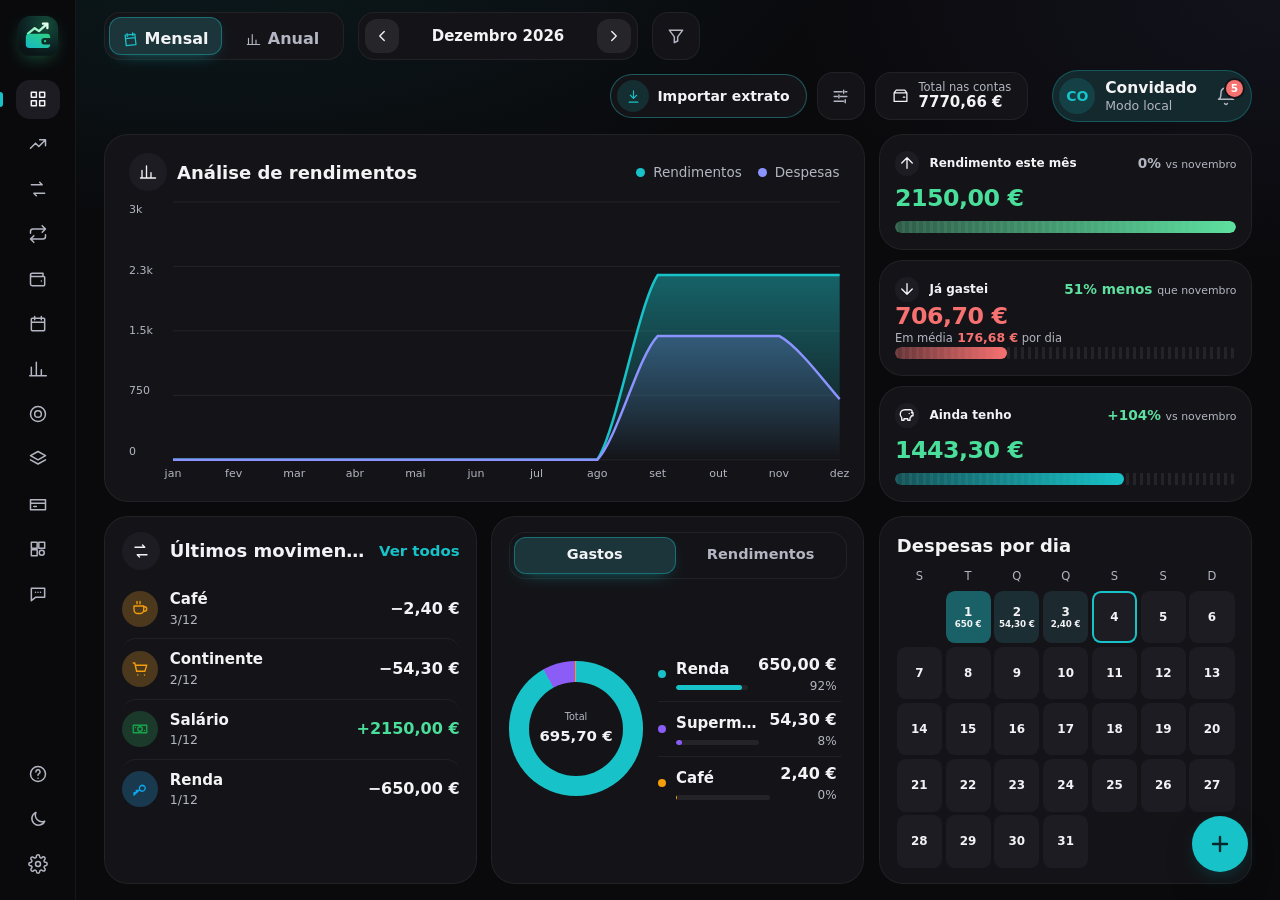
<file: demo/index.html>
<!doctype html>
<html lang="pt">
  <head>
    <meta http-equiv="Content-Security-Policy" content="default-src 'self'; script-src 'self'; style-src 'self' 'unsafe-inline'; img-src 'self' data: blob:; font-src 'self' data:; worker-src 'self' blob:; connect-src 'self' https: http://localhost:* http://127.0.0.1:*; object-src 'none'; base-uri 'self'" />
    <meta charset="UTF-8" />
    <meta name="viewport" content="width=device-width, initial-scale=1.0, viewport-fit=cover" />
    <meta name="theme-color" content="#0a0a0d" />
    <link rel="icon" type="image/svg+xml" href="./favicon.svg" />
    <title>MyFuturePal</title>
    <script type="module" crossorigin src="./assets/index-vUVSHlsz.js"></script>
    <link rel="stylesheet" crossorigin href="./assets/index-DKtguaxm.css">
  </head>
  <body>
    <div id="root"></div>
  </body>
</html>
</file>
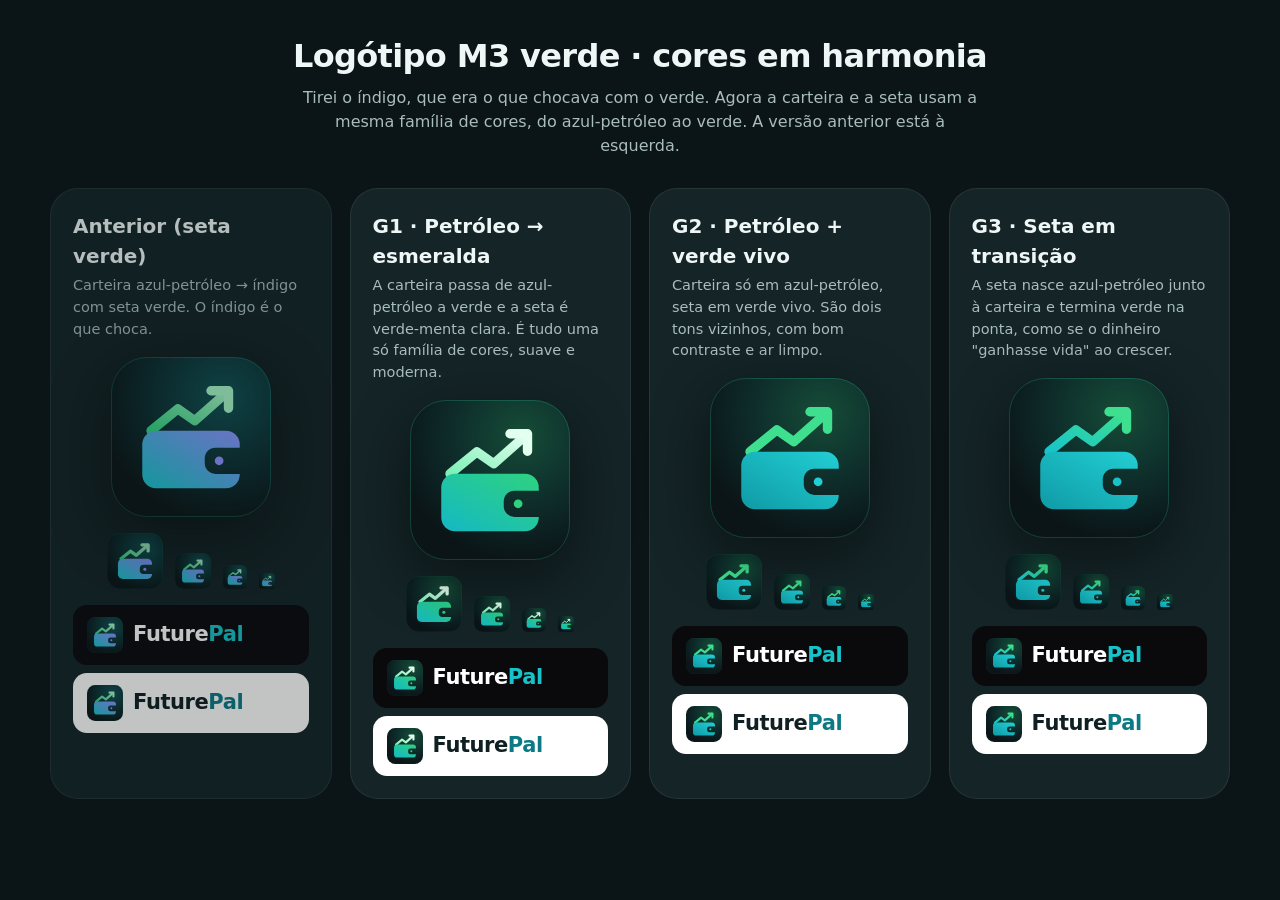
<file: logo-opcoes.html>
<!doctype html>
<html lang="pt-PT">
<head>
<meta charset="utf-8">
<meta name="viewport" content="width=device-width, initial-scale=1">
<title>FuturePal · logótipo M3 verde (harmonia)</title>
<style>
  :root { --bg: #0b1416; --card: #142427; --text: #eef6f6; --muted: #a9bcbe; --line: rgba(255,255,255,.08); }
  body { margin: 0; background: var(--bg); color: var(--text); font: 16px/1.5 "Segoe UI", system-ui, sans-serif; padding: 32px 16px 60px; }
  h1 { text-align: center; margin: 0 0 6px; letter-spacing: -.02em; }
  .intro { text-align: center; color: var(--muted); margin: 0 auto 30px; max-width: 680px; }
  .grid { display: grid; grid-template-columns: repeat(auto-fit, minmax(250px, 1fr)); gap: 18px; max-width: 1180px; margin: 0 auto; }
  .opt { background: var(--card); border: 1px solid var(--line); border-radius: 28px; padding: 22px; }
  .opt.ref { opacity: .75; }
  .opt h2 { margin: 0 0 4px; font-size: 20px; } .opt p { margin: 0 0 16px; color: var(--muted); font-size: 14.5px; min-height: 66px; }
  .big { display: block; width: 160px; height: 160px; margin: 0 auto 16px; filter: drop-shadow(0 18px 30px rgba(0,0,0,.45)); }
  .sizes { display: flex; align-items: end; justify-content: center; gap: 12px; margin-bottom: 16px; }
  .sizes svg:nth-child(1) { width: 56px; height: 56px; } .sizes svg:nth-child(2) { width: 36px; height: 36px; } .sizes svg:nth-child(3) { width: 24px; height: 24px; } .sizes svg:nth-child(4) { width: 16px; height: 16px; }
  .lockups { display: grid; gap: 8px; }
  .lock { display: flex; align-items: center; gap: 10px; padding: 12px 14px; border-radius: 14px; font-weight: 800; font-size: 21px; letter-spacing: -.02em; }
  .lock svg { width: 36px; height: 36px; flex: none; }
  .lock.dark { background: #0a0a0d; color: #fff; } .lock.light { background: #fff; color: #0f1f22; }
  .lock span em { font-style: normal; color: #17c3c9; } .lock.light span em { color: #0b7a85; }
</style>
</head>
<body>
<h1>Logótipo M3 verde · cores em harmonia</h1>
<p class="intro">Tirei o índigo, que era o que chocava com o verde. Agora a carteira e a seta usam a mesma família de cores, do azul-petróleo ao verde. A versão anterior está à esquerda.</p>

<svg width="0" height="0" style="position:absolute" aria-hidden="true">
  <defs>
    <mask id="slot"><rect width="512" height="512" fill="#fff"/><rect x="300" y="290" width="150" height="84" rx="34" fill="#000"/></mask>
    <!-- anterior -->
    <linearGradient id="neon" x1="0" y1="1" x2="1" y2="0"><stop offset="0" stop-color="#17c3c9"/><stop offset="1" stop-color="#8b93ff"/></linearGradient>
    <linearGradient id="green" x1="0" y1="1" x2="1" y2="0"><stop offset="0" stop-color="#2fd27f"/><stop offset="1" stop-color="#a6f4c5"/></linearGradient>
    <radialGradient id="glowT" cx=".7" cy=".25" r=".8"><stop offset="0" stop-color="#17c3c9" stop-opacity=".35"/><stop offset="1" stop-color="#17c3c9" stop-opacity="0"/></radialGradient>
    <radialGradient id="glowG" cx=".7" cy=".22" r=".8"><stop offset="0" stop-color="#2fd27f" stop-opacity=".3"/><stop offset="1" stop-color="#17c3c9" stop-opacity="0"/></radialGradient>
    <!-- G1: carteira azul-petróleo → verde-esmeralda; seta verde-menta clara -->
    <linearGradient id="tealGreen" x1="0" y1="1" x2="1" y2="0"><stop offset="0" stop-color="#14b8c4"/><stop offset="1" stop-color="#2fd27f"/></linearGradient>
    <linearGradient id="mint" x1="0" y1="1" x2="1" y2="0"><stop offset="0" stop-color="#7cf0b5"/><stop offset="1" stop-color="#e3fff0"/></linearGradient>
    <!-- G2: carteira em azul-petróleo (um só tom); seta verde viva -->
    <linearGradient id="teal" x1="0" y1="1" x2="1" y2="0"><stop offset="0" stop-color="#0f9aa6"/><stop offset="1" stop-color="#22cfd4"/></linearGradient>
    <!-- G3: seta que passa de azul-petróleo (na carteira) a verde (na ponta) -->
    <linearGradient id="bridge" x1="0" y1="1" x2="1" y2="0"><stop offset="0" stop-color="#17c3c9"/><stop offset="1" stop-color="#3ee08f"/></linearGradient>

    <symbol id="frame" viewBox="0 0 512 512"><rect width="512" height="512" rx="116" fill="#0b1416"/><rect x="1.5" y="1.5" width="509" height="509" rx="114.5" fill="none" stroke="#2fd2a8" stroke-opacity=".25" stroke-width="3"/></symbol>

    <symbol id="prev" viewBox="0 0 512 512">
      <use href="#frame"/><rect width="512" height="512" rx="116" fill="url(#glowT)"/>
      <path d="M128 236 L214 166 L268 204 L372 112" fill="none" stroke="url(#green)" stroke-width="30" stroke-linecap="round" stroke-linejoin="round"/>
      <path d="M320 108 H376 V164" fill="none" stroke="#a6f4c5" stroke-width="30" stroke-linecap="round" stroke-linejoin="round"/>
      <rect x="100" y="236" width="312" height="184" rx="44" fill="url(#neon)" mask="url(#slot)"/><circle cx="346" cy="332" r="14" fill="#8b93ff"/>
    </symbol>

    <symbol id="G1" viewBox="0 0 512 512">
      <use href="#frame"/><rect width="512" height="512" rx="116" fill="url(#glowG)"/>
      <path d="M128 236 L214 166 L268 204 L372 112" fill="none" stroke="url(#mint)" stroke-width="30" stroke-linecap="round" stroke-linejoin="round"/>
      <path d="M320 108 H376 V164" fill="none" stroke="#e3fff0" stroke-width="30" stroke-linecap="round" stroke-linejoin="round"/>
      <rect x="100" y="236" width="312" height="184" rx="44" fill="url(#tealGreen)" mask="url(#slot)"/><circle cx="346" cy="332" r="14" fill="#2fd27f"/>
    </symbol>

    <symbol id="G2" viewBox="0 0 512 512">
      <use href="#frame"/><rect width="512" height="512" rx="116" fill="url(#glowG)"/>
      <path d="M128 236 L214 166 L268 204 L372 112" fill="none" stroke="#3ee08f" stroke-width="30" stroke-linecap="round" stroke-linejoin="round"/>
      <path d="M320 108 H376 V164" fill="none" stroke="#3ee08f" stroke-width="30" stroke-linecap="round" stroke-linejoin="round"/>
      <rect x="100" y="236" width="312" height="184" rx="44" fill="url(#teal)" mask="url(#slot)"/><circle cx="346" cy="332" r="14" fill="#22cfd4"/>
    </symbol>

    <symbol id="G3" viewBox="0 0 512 512">
      <use href="#frame"/><rect width="512" height="512" rx="116" fill="url(#glowG)"/>
      <path d="M128 236 L214 166 L268 204 L372 112" fill="none" stroke="url(#bridge)" stroke-width="30" stroke-linecap="round" stroke-linejoin="round"/>
      <path d="M320 108 H376 V164" fill="none" stroke="#3ee08f" stroke-width="30" stroke-linecap="round" stroke-linejoin="round"/>
      <rect x="100" y="236" width="312" height="184" rx="44" fill="url(#teal)" mask="url(#slot)"/><circle cx="346" cy="332" r="14" fill="#17c3c9"/>
    </symbol>
  </defs>
</svg>

<div class="grid" id="grid"></div>

<script>
  var opts = [
    ['prev', 'Anterior (seta verde)', 'Carteira azul-petróleo → índigo com seta verde. O índigo é o que choca.', true],
    ['G1', 'G1 · Petróleo → esmeralda', 'A carteira passa de azul-petróleo a verde e a seta é verde-menta clara. É tudo uma só família de cores, suave e moderna.'],
    ['G2', 'G2 · Petróleo + verde vivo', 'Carteira só em azul-petróleo, seta em verde vivo. São dois tons vizinhos, com bom contraste e ar limpo.'],
    ['G3', 'G3 · Seta em transição', 'A seta nasce azul-petróleo junto à carteira e termina verde na ponta, como se o dinheiro "ganhasse vida" ao crescer.']
  ];
  document.getElementById('grid').innerHTML = opts.map(function (o) {
    var u = '<svg><use href="#' + o[0] + '"/></svg>';
    return '<div class="opt' + (o[3] ? ' ref' : '') + '"><h2>' + o[1] + '</h2><p>' + o[2] + '</p>' +
      '<svg class="big"><use href="#' + o[0] + '"/></svg>' +
      '<div class="sizes">' + u + u + u + u + '</div>' +
      '<div class="lockups"><div class="lock dark">' + u + '<span>Future<em>Pal</em></span></div><div class="lock light">' + u + '<span>Future<em>Pal</em></span></div></div></div>';
  }).join('');
</script>
</body>
</html>
</file>
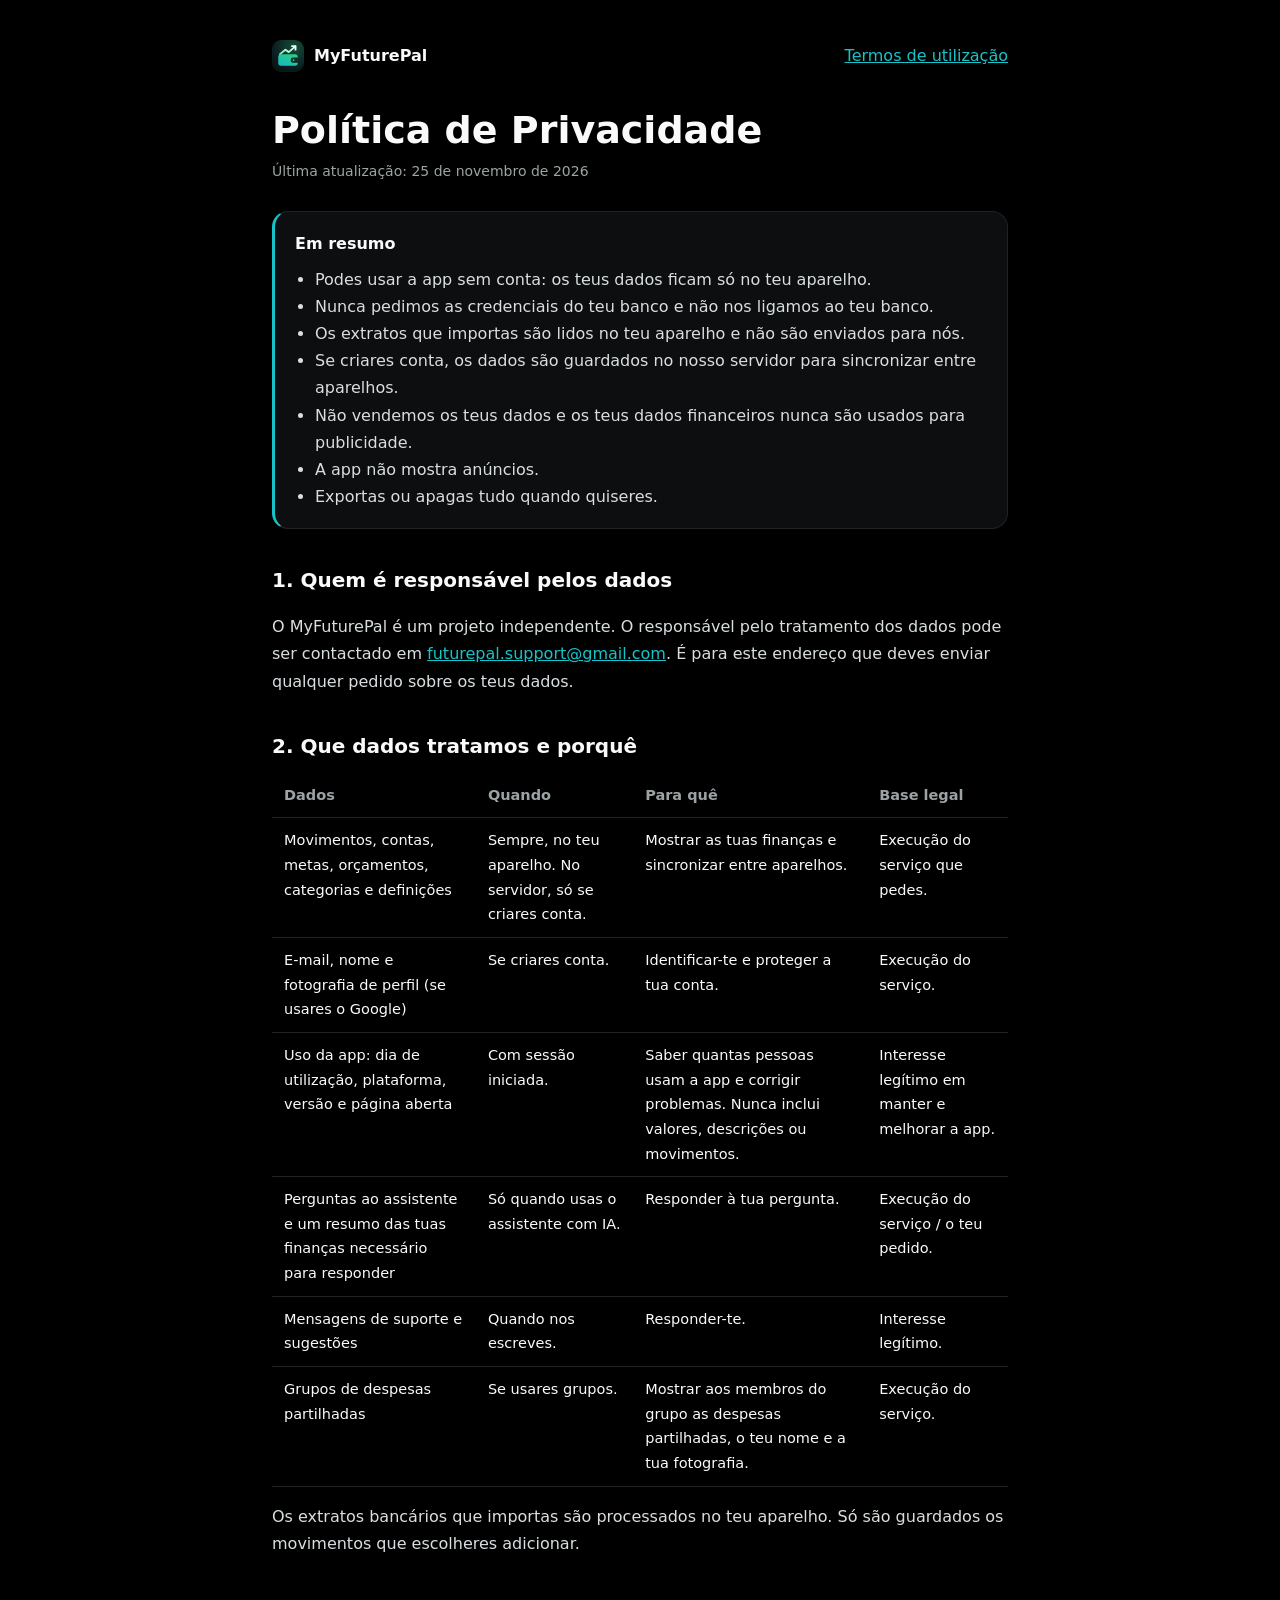
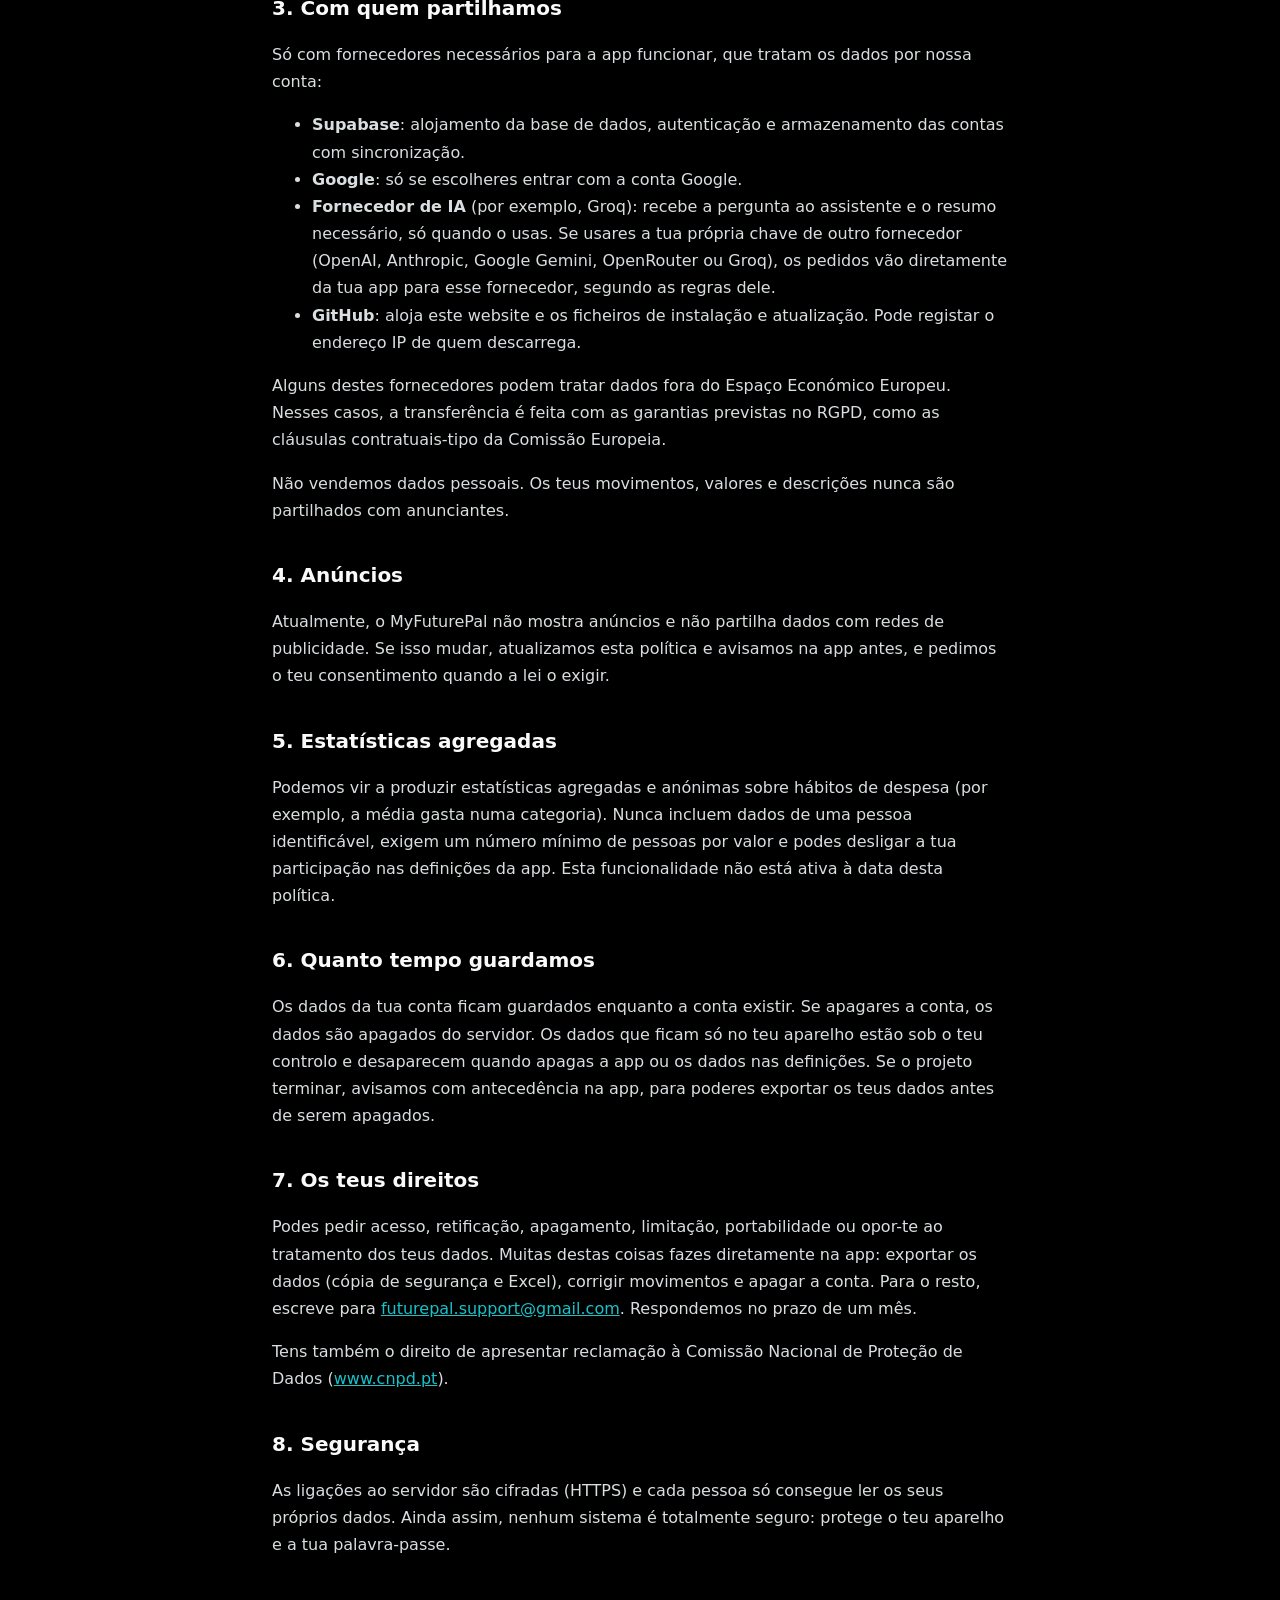
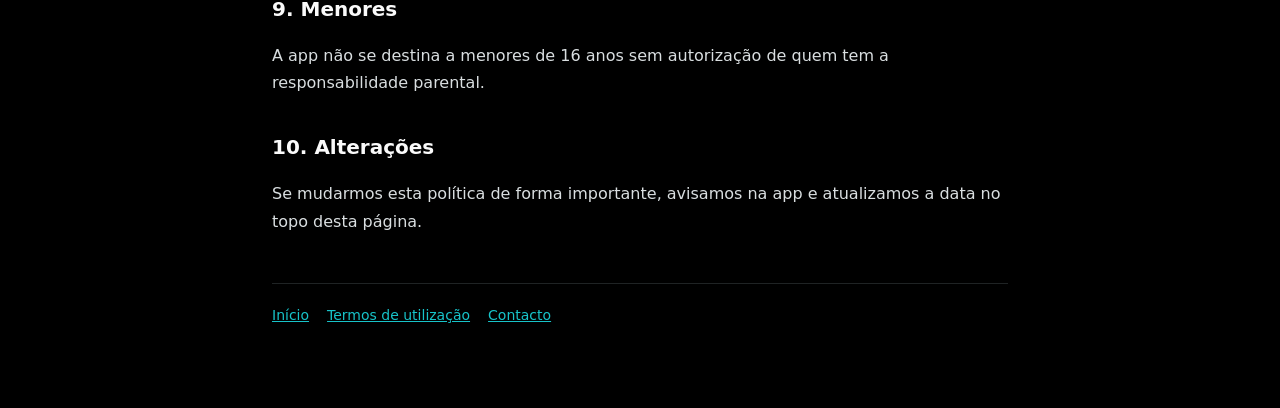
<file: privacidade.html>
<!doctype html>
<html lang="pt-PT">
<head>
<meta charset="utf-8">
<meta name="viewport" content="width=device-width, initial-scale=1">
<title>Política de Privacidade · MyFuturePal</title>
<meta name="description" content="Como o MyFuturePal trata os teus dados.">
<link rel="icon" href="favicon.svg">
<style>
  :root { --bg: #000; --card: #0c0e0f; --line: #1f2324; --text: #fafafa; --muted: #9ba3a4; --brand: #17c3c9; }
  * { box-sizing: border-box; }
  body { margin: 0; background: var(--bg); color: var(--text); font: 16px/1.7 system-ui, -apple-system, "Segoe UI", Roboto, sans-serif; }
  .wrap { max-width: 780px; margin: 0 auto; padding: 40px 22px 80px; }
  a { color: var(--brand); }
  .top { display: flex; align-items: center; justify-content: space-between; gap: 12px; margin-bottom: 36px; }
  .top a.home { display: inline-flex; align-items: center; gap: 10px; color: var(--text); text-decoration: none; font-weight: 800; }
  .top img { width: 32px; height: 32px; border-radius: 9px; }
  h1 { font-size: clamp(28px, 4vw, 38px); line-height: 1.2; margin: 0 0 6px; }
  .upd { color: var(--muted); font-size: 14px; margin: 0 0 28px; }
  .tldr { background: var(--card); border: 1px solid var(--line); border-left: 3px solid var(--brand); border-radius: 16px; padding: 18px 20px; margin-bottom: 32px; }
  .tldr ul { margin: 8px 0 0; padding-left: 20px; }
  h2 { font-size: 20px; margin: 34px 0 8px; }
  p, li { color: #d9dee0; }
  table { width: 100%; border-collapse: collapse; margin: 10px 0; font-size: 14.5px; }
  th, td { text-align: left; vertical-align: top; padding: 10px 12px; border-bottom: 1px solid var(--line); }
  th { color: var(--muted); font-weight: 700; }
  footer { margin-top: 48px; padding-top: 20px; border-top: 1px solid var(--line); color: var(--muted); font-size: 14px; display: flex; gap: 18px; flex-wrap: wrap; }
</style>
</head>
<body>
<div class="wrap">
  <div class="top"><a class="home" href="./"><img src="brand/futurepal-icon.svg" alt="">MyFuturePal</a><a href="termos.html">Termos de utilização</a></div>
  <h1>Política de Privacidade</h1>
  <p class="upd">Última atualização: 25 de novembro de 2026</p>

  <div class="tldr"><b>Em resumo</b>
    <ul>
      <li>Podes usar a app sem conta: os teus dados ficam só no teu aparelho.</li>
      <li>Nunca pedimos as credenciais do teu banco e não nos ligamos ao teu banco.</li>
      <li>Os extratos que importas são lidos no teu aparelho e não são enviados para nós.</li>
      <li>Se criares conta, os dados são guardados no nosso servidor para sincronizar entre aparelhos.</li>
      <li>Não vendemos os teus dados e os teus dados financeiros nunca são usados para publicidade.</li>
      <li>A app não mostra anúncios.</li>
      <li>Exportas ou apagas tudo quando quiseres.</li>
    </ul>
  </div>

  <h2>1. Quem é responsável pelos dados</h2>
  <p>O MyFuturePal é um projeto independente. O responsável pelo tratamento dos dados pode ser contactado em <a href="mailto:futurepal.support@gmail.com">futurepal.support@gmail.com</a>. É para este endereço que deves enviar qualquer pedido sobre os teus dados.</p>

  <h2>2. Que dados tratamos e porquê</h2>
  <table>
    <tr><th>Dados</th><th>Quando</th><th>Para quê</th><th>Base legal</th></tr>
    <tr><td>Movimentos, contas, metas, orçamentos, categorias e definições</td><td>Sempre, no teu aparelho. No servidor, só se criares conta.</td><td>Mostrar as tuas finanças e sincronizar entre aparelhos.</td><td>Execução do serviço que pedes.</td></tr>
    <tr><td>E-mail, nome e fotografia de perfil (se usares o Google)</td><td>Se criares conta.</td><td>Identificar-te e proteger a tua conta.</td><td>Execução do serviço.</td></tr>
    <tr><td>Uso da app: dia de utilização, plataforma, versão e página aberta</td><td>Com sessão iniciada.</td><td>Saber quantas pessoas usam a app e corrigir problemas. Nunca inclui valores, descrições ou movimentos.</td><td>Interesse legítimo em manter e melhorar a app.</td></tr>
    <tr><td>Perguntas ao assistente e um resumo das tuas finanças necessário para responder</td><td>Só quando usas o assistente com IA.</td><td>Responder à tua pergunta.</td><td>Execução do serviço / o teu pedido.</td></tr>
    <tr><td>Mensagens de suporte e sugestões</td><td>Quando nos escreves.</td><td>Responder-te.</td><td>Interesse legítimo.</td></tr>
    <tr><td>Grupos de despesas partilhadas</td><td>Se usares grupos.</td><td>Mostrar aos membros do grupo as despesas partilhadas, o teu nome e a tua fotografia.</td><td>Execução do serviço.</td></tr>
  </table>
  <p>Os extratos bancários que importas são processados no teu aparelho. Só são guardados os movimentos que escolheres adicionar.</p>

  <h2>3. Com quem partilhamos</h2>
  <p>Só com fornecedores necessários para a app funcionar, que tratam os dados por nossa conta:</p>
  <ul>
    <li><b>Supabase</b>: alojamento da base de dados, autenticação e armazenamento das contas com sincronização.</li>
    <li><b>Google</b>: só se escolheres entrar com a conta Google.</li>
    <li><b>Fornecedor de IA</b> (por exemplo, Groq): recebe a pergunta ao assistente e o resumo necessário, só quando o usas. Se usares a tua própria chave de outro fornecedor (OpenAI, Anthropic, Google Gemini, OpenRouter ou Groq), os pedidos vão diretamente da tua app para esse fornecedor, segundo as regras dele.</li>
    <li><b>GitHub</b>: aloja este website e os ficheiros de instalação e atualização. Pode registar o endereço IP de quem descarrega.</li>
  </ul>
  <p>Alguns destes fornecedores podem tratar dados fora do Espaço Económico Europeu. Nesses casos, a transferência é feita com as garantias previstas no RGPD, como as cláusulas contratuais-tipo da Comissão Europeia.</p>
  <p>Não vendemos dados pessoais. Os teus movimentos, valores e descrições nunca são partilhados com anunciantes.</p>

  <h2>4. Anúncios</h2>
  <p>Atualmente, o MyFuturePal não mostra anúncios e não partilha dados com redes de publicidade. Se isso mudar, atualizamos esta política e avisamos na app antes, e pedimos o teu consentimento quando a lei o exigir.</p>

  <h2>5. Estatísticas agregadas</h2>
  <p>Podemos vir a produzir estatísticas agregadas e anónimas sobre hábitos de despesa (por exemplo, a média gasta numa categoria). Nunca incluem dados de uma pessoa identificável, exigem um número mínimo de pessoas por valor e podes desligar a tua participação nas definições da app. Esta funcionalidade não está ativa à data desta política.</p>

  <h2>6. Quanto tempo guardamos</h2>
  <p>Os dados da tua conta ficam guardados enquanto a conta existir. Se apagares a conta, os dados são apagados do servidor. Os dados que ficam só no teu aparelho estão sob o teu controlo e desaparecem quando apagas a app ou os dados nas definições. Se o projeto terminar, avisamos com antecedência na app, para poderes exportar os teus dados antes de serem apagados.</p>

  <h2>7. Os teus direitos</h2>
  <p>Podes pedir acesso, retificação, apagamento, limitação, portabilidade ou opor-te ao tratamento dos teus dados. Muitas destas coisas fazes diretamente na app: exportar os dados (cópia de segurança e Excel), corrigir movimentos e apagar a conta. Para o resto, escreve para <a href="mailto:futurepal.support@gmail.com">futurepal.support@gmail.com</a>. Respondemos no prazo de um mês.</p>
  <p>Tens também o direito de apresentar reclamação à Comissão Nacional de Proteção de Dados (<a href="https://www.cnpd.pt" rel="noopener">www.cnpd.pt</a>).</p>

  <h2>8. Segurança</h2>
  <p>As ligações ao servidor são cifradas (HTTPS) e cada pessoa só consegue ler os seus próprios dados. Ainda assim, nenhum sistema é totalmente seguro: protege o teu aparelho e a tua palavra-passe.</p>

  <h2>9. Menores</h2>
  <p>A app não se destina a menores de 16 anos sem autorização de quem tem a responsabilidade parental.</p>

  <h2>10. Alterações</h2>
  <p>Se mudarmos esta política de forma importante, avisamos na app e atualizamos a data no topo desta página.</p>

  <footer><a href="./">Início</a><a href="termos.html">Termos de utilização</a><a href="mailto:futurepal.support@gmail.com">Contacto</a></footer>
</div>
</body>
</html>
</file>
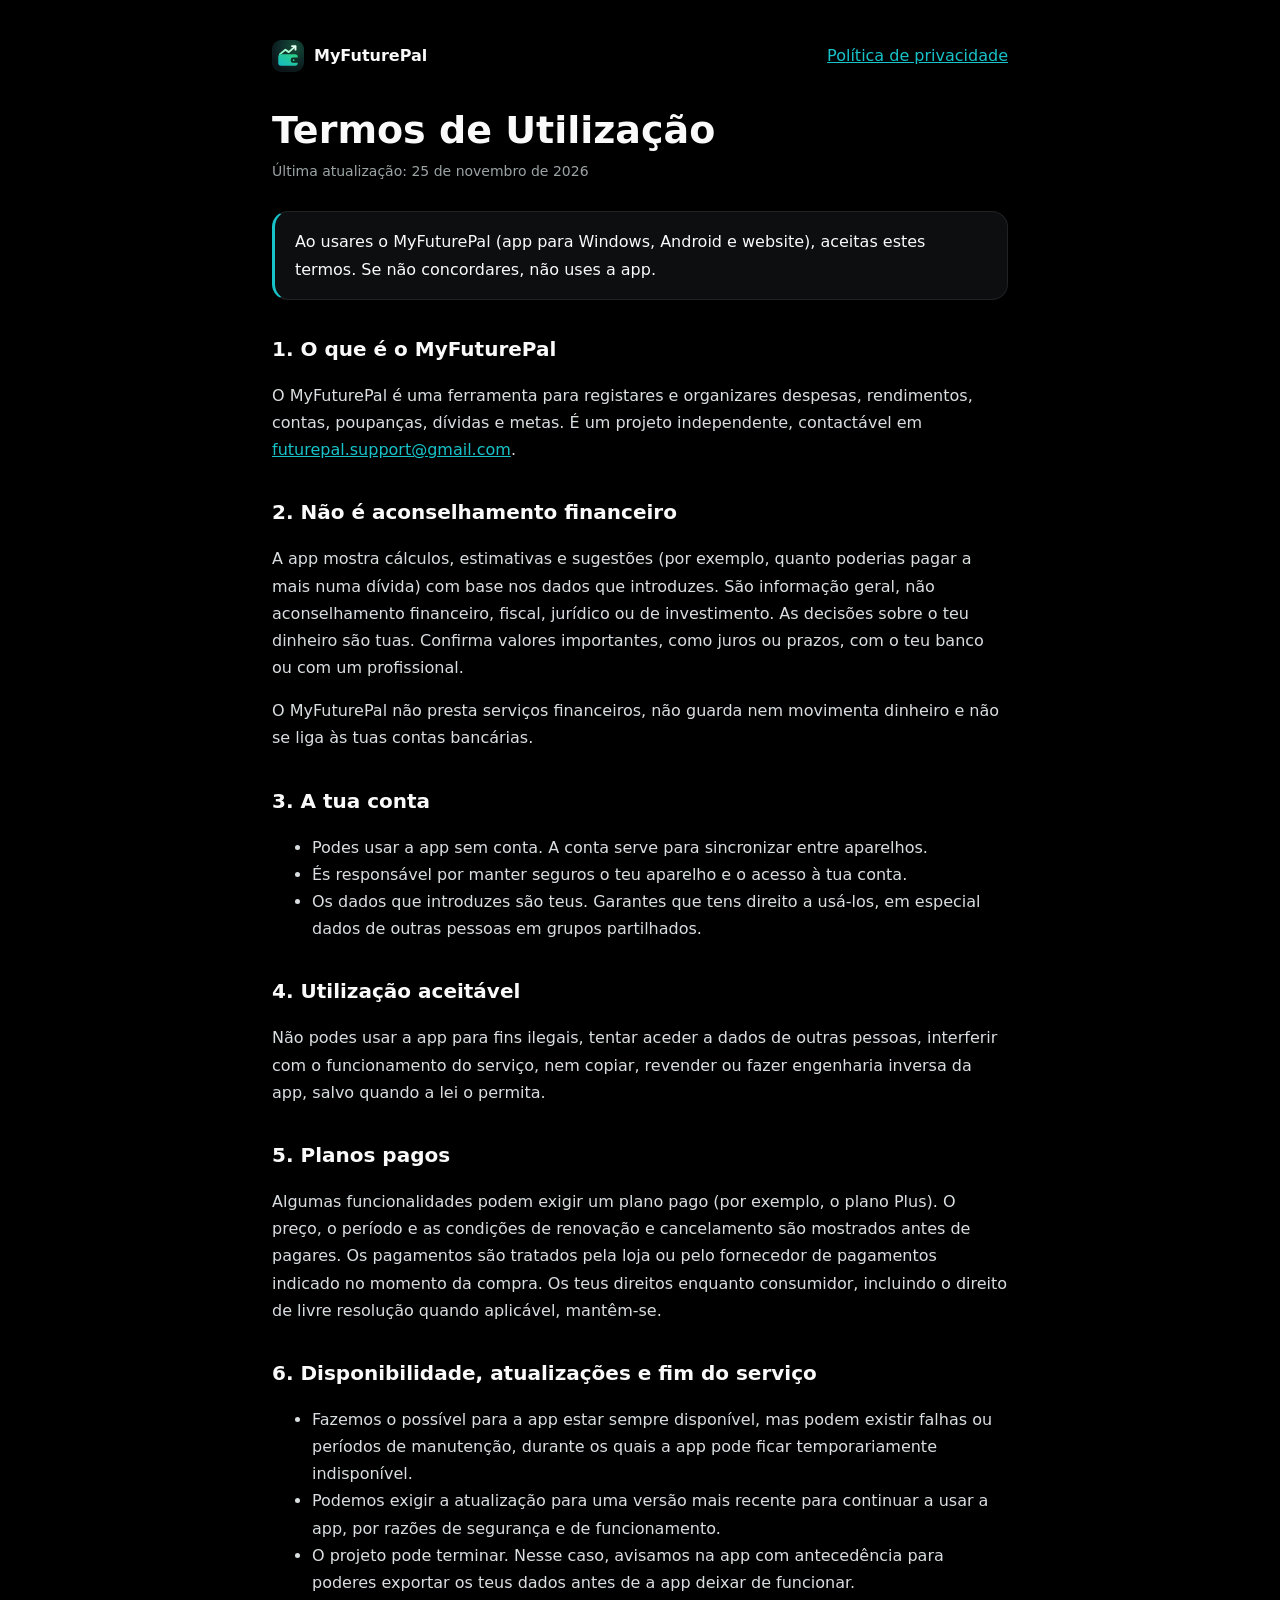
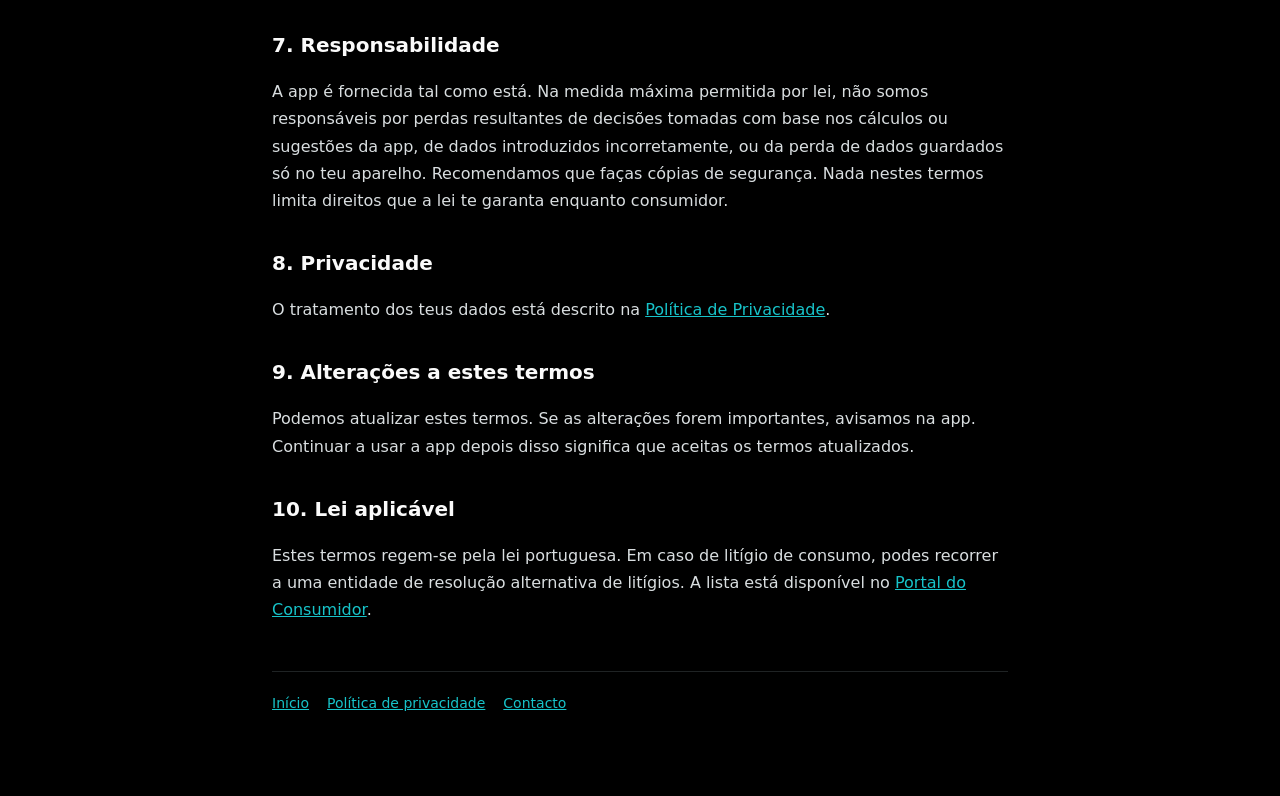
<file: termos.html>
<!doctype html>
<html lang="pt-PT">
<head>
<meta charset="utf-8">
<meta name="viewport" content="width=device-width, initial-scale=1">
<title>Termos de Utilização · MyFuturePal</title>
<meta name="description" content="Regras de utilização do MyFuturePal.">
<link rel="icon" href="favicon.svg">
<style>
  :root { --bg: #000; --card: #0c0e0f; --line: #1f2324; --text: #fafafa; --muted: #9ba3a4; --brand: #17c3c9; }
  * { box-sizing: border-box; }
  body { margin: 0; background: var(--bg); color: var(--text); font: 16px/1.7 system-ui, -apple-system, "Segoe UI", Roboto, sans-serif; }
  .wrap { max-width: 780px; margin: 0 auto; padding: 40px 22px 80px; }
  a { color: var(--brand); }
  .top { display: flex; align-items: center; justify-content: space-between; gap: 12px; margin-bottom: 36px; }
  .top a.home { display: inline-flex; align-items: center; gap: 10px; color: var(--text); text-decoration: none; font-weight: 800; }
  .top img { width: 32px; height: 32px; border-radius: 9px; }
  h1 { font-size: clamp(28px, 4vw, 38px); line-height: 1.2; margin: 0 0 6px; }
  .upd { color: var(--muted); font-size: 14px; margin: 0 0 28px; }
  .note { background: var(--card); border: 1px solid var(--line); border-left: 3px solid var(--brand); border-radius: 16px; padding: 16px 20px; margin-bottom: 30px; }
  h2 { font-size: 20px; margin: 32px 0 8px; }
  p, li { color: #d9dee0; }
  footer { margin-top: 48px; padding-top: 20px; border-top: 1px solid var(--line); color: var(--muted); font-size: 14px; display: flex; gap: 18px; flex-wrap: wrap; }
</style>
</head>
<body>
<div class="wrap">
  <div class="top"><a class="home" href="./"><img src="brand/futurepal-icon.svg" alt="">MyFuturePal</a><a href="privacidade.html">Política de privacidade</a></div>
  <h1>Termos de Utilização</h1>
  <p class="upd">Última atualização: 25 de novembro de 2026</p>
  <div class="note">Ao usares o MyFuturePal (app para Windows, Android e website), aceitas estes termos. Se não concordares, não uses a app.</div>

  <h2>1. O que é o MyFuturePal</h2>
  <p>O MyFuturePal é uma ferramenta para registares e organizares despesas, rendimentos, contas, poupanças, dívidas e metas. É um projeto independente, contactável em <a href="mailto:futurepal.support@gmail.com">futurepal.support@gmail.com</a>.</p>

  <h2>2. Não é aconselhamento financeiro</h2>
  <p>A app mostra cálculos, estimativas e sugestões (por exemplo, quanto poderias pagar a mais numa dívida) com base nos dados que introduzes. São informação geral, não aconselhamento financeiro, fiscal, jurídico ou de investimento. As decisões sobre o teu dinheiro são tuas. Confirma valores importantes, como juros ou prazos, com o teu banco ou com um profissional.</p>
  <p>O MyFuturePal não presta serviços financeiros, não guarda nem movimenta dinheiro e não se liga às tuas contas bancárias.</p>

  <h2>3. A tua conta</h2>
  <ul>
    <li>Podes usar a app sem conta. A conta serve para sincronizar entre aparelhos.</li>
    <li>És responsável por manter seguros o teu aparelho e o acesso à tua conta.</li>
    <li>Os dados que introduzes são teus. Garantes que tens direito a usá-los, em especial dados de outras pessoas em grupos partilhados.</li>
  </ul>

  <h2>4. Utilização aceitável</h2>
  <p>Não podes usar a app para fins ilegais, tentar aceder a dados de outras pessoas, interferir com o funcionamento do serviço, nem copiar, revender ou fazer engenharia inversa da app, salvo quando a lei o permita.</p>

  <h2>5. Planos pagos</h2>
  <p>Algumas funcionalidades podem exigir um plano pago (por exemplo, o plano Plus). O preço, o período e as condições de renovação e cancelamento são mostrados antes de pagares. Os pagamentos são tratados pela loja ou pelo fornecedor de pagamentos indicado no momento da compra. Os teus direitos enquanto consumidor, incluindo o direito de livre resolução quando aplicável, mantêm-se.</p>

  <h2>6. Disponibilidade, atualizações e fim do serviço</h2>
  <ul>
    <li>Fazemos o possível para a app estar sempre disponível, mas podem existir falhas ou períodos de manutenção, durante os quais a app pode ficar temporariamente indisponível.</li>
    <li>Podemos exigir a atualização para uma versão mais recente para continuar a usar a app, por razões de segurança e de funcionamento.</li>
    <li>O projeto pode terminar. Nesse caso, avisamos na app com antecedência para poderes exportar os teus dados antes de a app deixar de funcionar.</li>
  </ul>

  <h2>7. Responsabilidade</h2>
  <p>A app é fornecida tal como está. Na medida máxima permitida por lei, não somos responsáveis por perdas resultantes de decisões tomadas com base nos cálculos ou sugestões da app, de dados introduzidos incorretamente, ou da perda de dados guardados só no teu aparelho. Recomendamos que faças cópias de segurança. Nada nestes termos limita direitos que a lei te garanta enquanto consumidor.</p>

  <h2>8. Privacidade</h2>
  <p>O tratamento dos teus dados está descrito na <a href="privacidade.html">Política de Privacidade</a>.</p>

  <h2>9. Alterações a estes termos</h2>
  <p>Podemos atualizar estes termos. Se as alterações forem importantes, avisamos na app. Continuar a usar a app depois disso significa que aceitas os termos atualizados.</p>

  <h2>10. Lei aplicável</h2>
  <p>Estes termos regem-se pela lei portuguesa. Em caso de litígio de consumo, podes recorrer a uma entidade de resolução alternativa de litígios. A lista está disponível no <a href="https://www.consumidor.gov.pt" rel="noopener">Portal do Consumidor</a>.</p>

  <footer><a href="./">Início</a><a href="privacidade.html">Política de privacidade</a><a href="mailto:futurepal.support@gmail.com">Contacto</a></footer>
</div>
</body>
</html>
</file>
